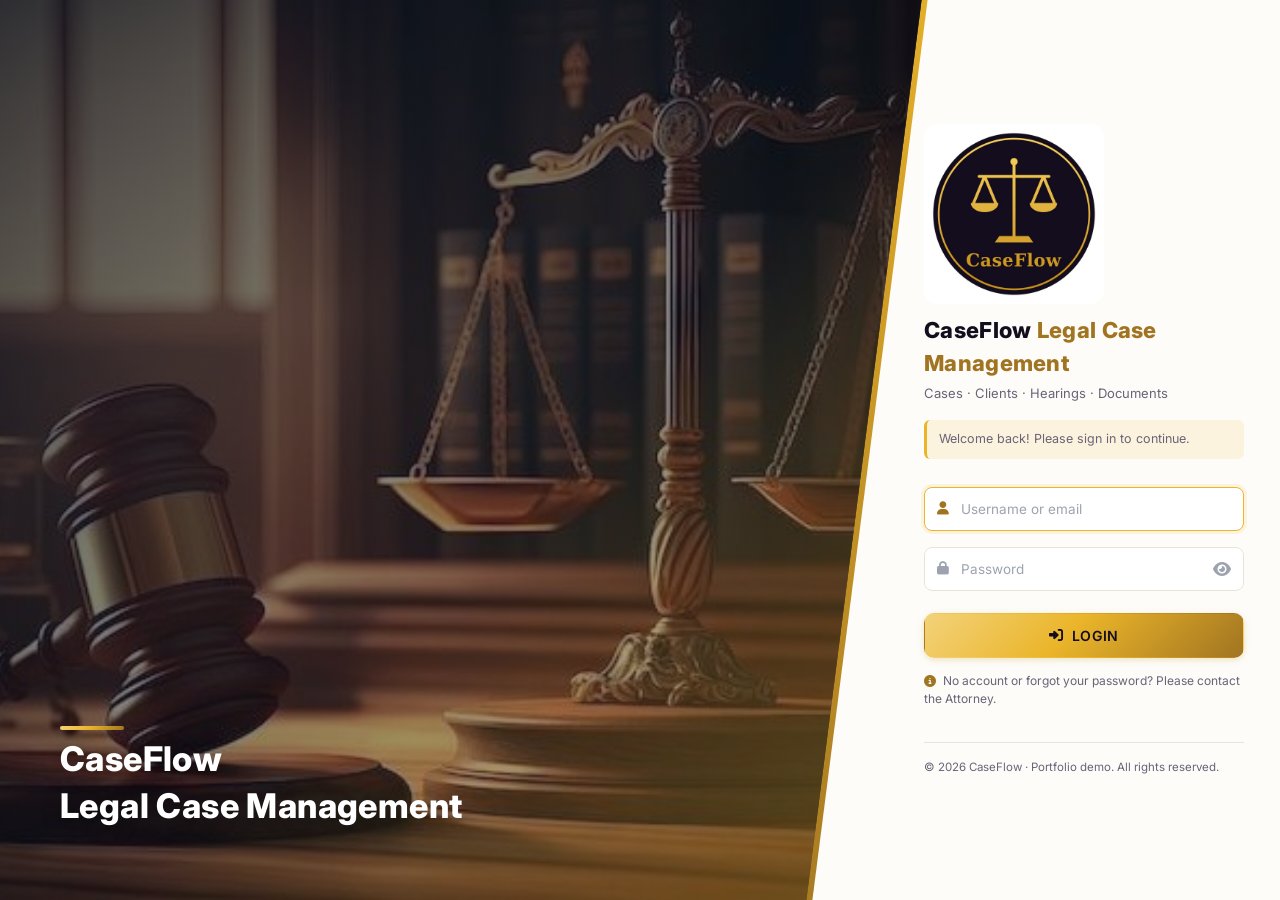
<file: index.html>
<!DOCTYPE html>
<html lang="en">
<head>
<meta charset="UTF-8">
<meta name="viewport" content="width=device-width, initial-scale=1.0">
<title>Login | CaseFlow</title>

<!-- Font Awesome -->
<link rel="stylesheet" href="https://cdnjs.cloudflare.com/ajax/libs/font-awesome/6.5.1/css/all.min.css">

<!-- Styles -->
<link rel="stylesheet" href="CSS/shared.css">
<link rel="stylesheet" href="CSS/index.css">
</head>
<body>

  <!-- ===================== BACKGROUND ===================== -->
  <div class="login-bg"></div>

  <!-- ===================== LOGIN CONTAINER ===================== -->
  <div class="login-wrapper">
    <div class="login-card glass">

      <div class="brand">
        <img src="IMG/logo.jpg" alt="CaseFlow" class="brand-icon" style="background:none;box-shadow:none;padding:0;object-fit:contain;display:block;width:180px;height:180px;margin-bottom:10px;">
        <h1>CaseFlow <span>Legal Case Management</span></h1>
        <p class="brand-sub">Cases · Clients · Hearings · Documents</p>
      </div>

      <form id="loginForm" class="login-form" autocomplete="off">
        <div class="input-group">
          <i class="fa-solid fa-user"></i>
          <input type="text" id="loginUsername" placeholder="Username or email" required>
        </div>

        <div class="input-group">
          <i class="fa-solid fa-lock"></i>
          <input type="password" id="loginPassword" placeholder="Password" required>
          <i class="fa-solid fa-eye toggle-password" id="toggleLoginPassword"></i>
        </div>

        <div id="loginError" class="form-error"></div>

        <button type="submit" class="btn-primary full-width">
          <i class="fa-solid fa-right-to-bracket"></i> LOGIN
        </button>

        <p style="margin-top:14px; font-size:12px; line-height:1.5; color:var(--color-gray-text);">
          <i class="fa-solid fa-circle-info" style="color:var(--color-gold-dark); margin-right:4px;"></i>
          No account or forgot your password? Please contact the Attorney.
        </p>
      </form>

    </div>

    <div class="login-footer">
      <p>&copy; <span id="currentYear"></span> CaseFlow · Portfolio demo. All rights reserved.</p>
    </div>
  </div>

  <!-- ===================== SCRIPTS ===================== -->
  <script src="JS/storage.js"></script>
  <script src="JS/demo-data.js"></script>
  <script src="JS/auth.js"></script>
  <script src="JS/modal.js"></script>
  <script src="JS/index.js"></script>
</body>
</html>
</file>
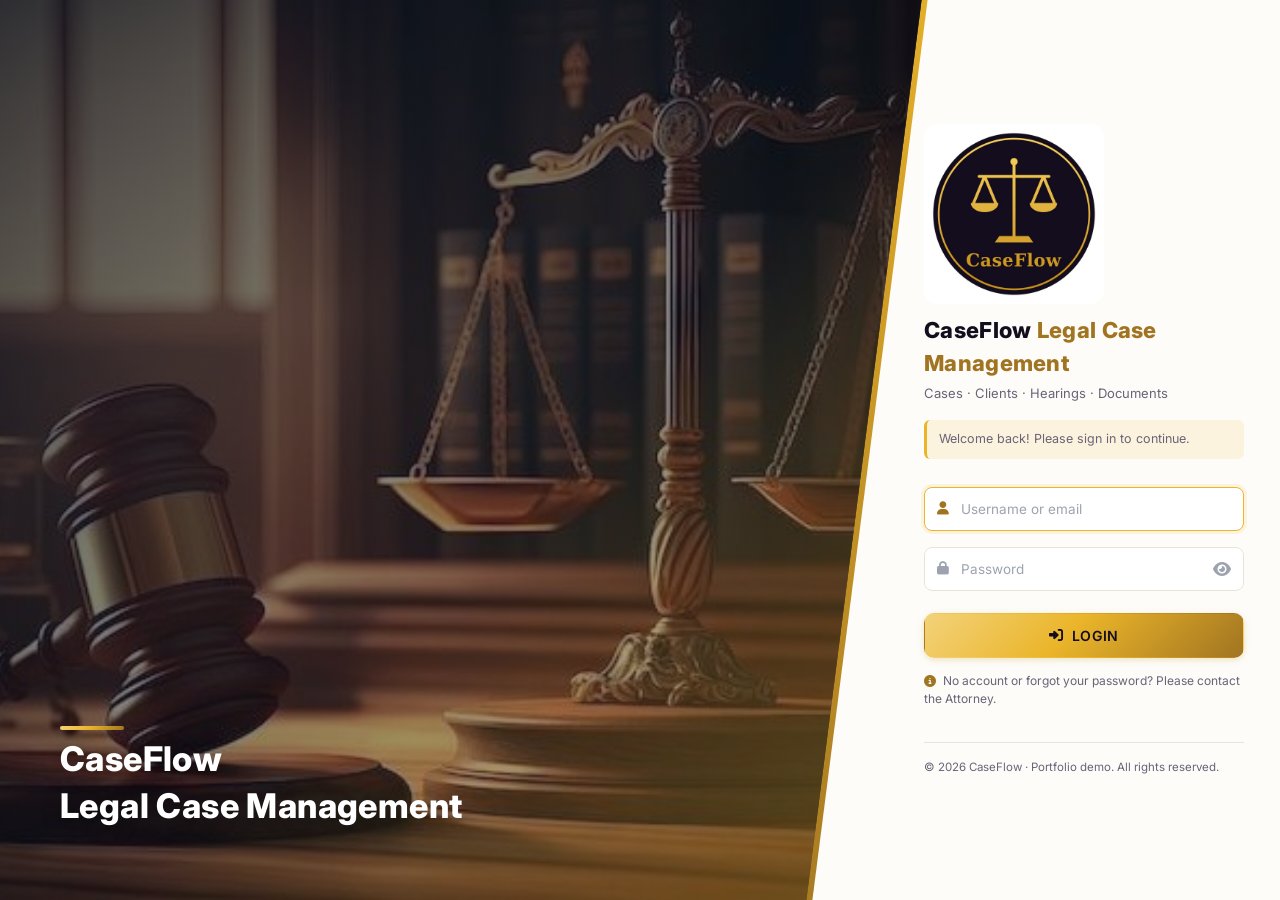
<file: analytics.html>
<!DOCTYPE html>
<html lang="en">
<head>
<meta charset="UTF-8">
<meta name="viewport" content="width=device-width, initial-scale=1.0">
<title>Analytics | CaseFlow</title>

<link rel="stylesheet" href="https://cdnjs.cloudflare.com/ajax/libs/font-awesome/6.5.1/css/all.min.css">

<link rel="stylesheet" href="CSS/shared.css">
<link rel="stylesheet" href="CSS/layout.css">
<link rel="stylesheet" href="CSS/analytics.css">
</head>
<body>

  <div class="app-shell">

    <div id="sidebarMount"></div>
    <header id="topnavMount"></header>

    <main class="main-content">

      <div class="page-heading">
        <div>
          <h1><i class="fa-solid fa-chart-pie"></i> Analytics</h1>
          <p>A snapshot of everything happening across the firm.</p>
        </div>
        <!-- Period filter, Export CSV and Print buttons are added here by analytics.js -->
      </div>

      <!-- ===================== ANALYTICS (rendered by analytics.js) ===================== -->
      <div id="analyticsRoot">
        <div class="an-empty"><i class="fa-solid fa-spinner fa-spin"></i><span>Loading analytics...</span></div>
      </div>

    </main>
  </div>

  <!-- ===================== SCRIPTS ===================== -->
  <script src="JS/storage.js"></script>
  <script src="JS/demo-data.js"></script>
  <script src="JS/auth.js"></script>
  <script src="JS/modal.js"></script>
  <script src="JS/navigation.js"></script>
  <script src="JS/ai-assistant.js"></script>
  <script src="JS/doc-intelligence.js"></script>
  <script src="JS/case-intelligence.js"></script>
  <script src="JS/account.js"></script>
  <script src="JS/analytics.js"></script>
</body>
</html>
</file>
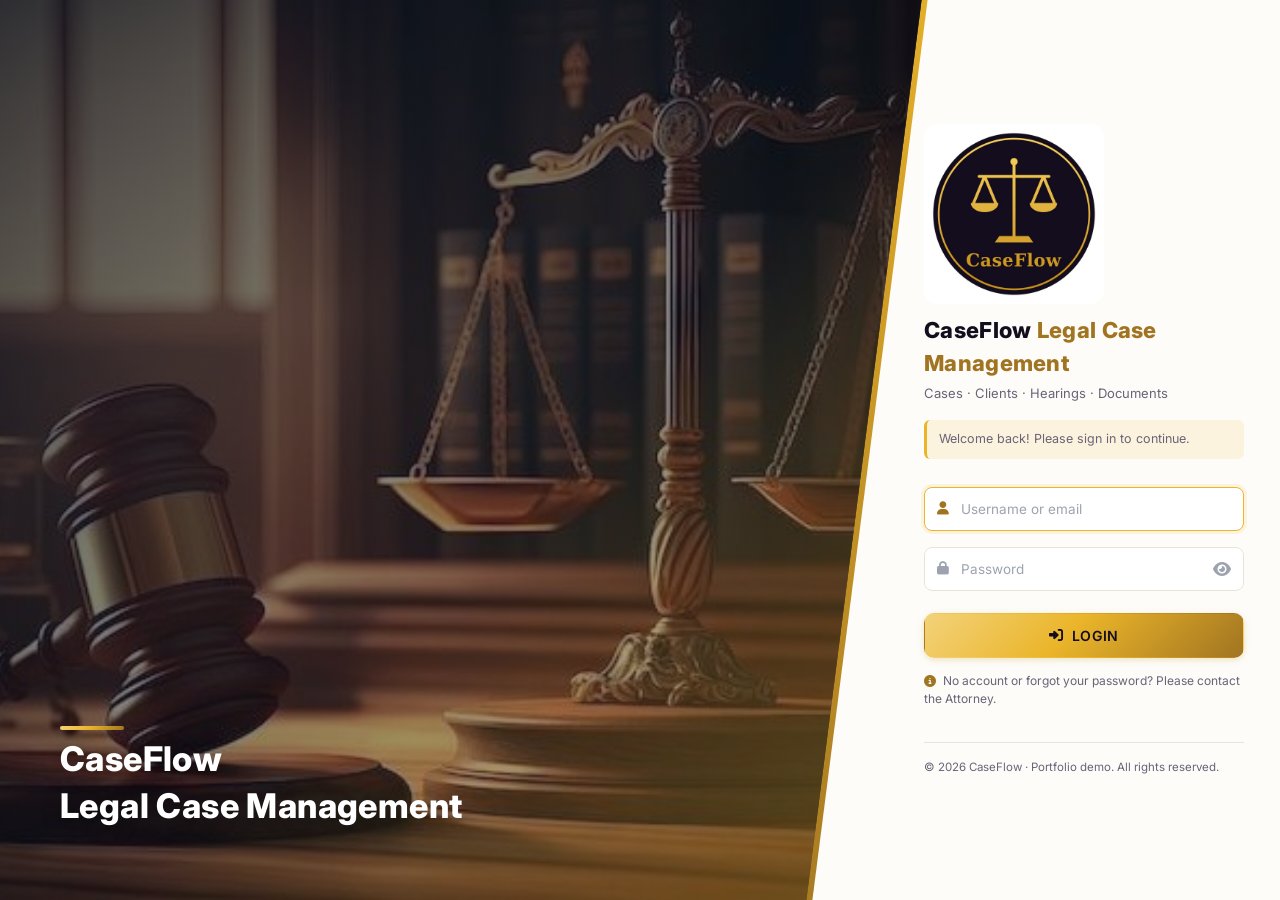
<file: calendar.html>
<!DOCTYPE html>
<html lang="en">
<head>
<meta charset="UTF-8">
<meta name="viewport" content="width=device-width, initial-scale=1.0">
<title>Calendar | CaseFlow</title>

<link rel="stylesheet" href="https://cdnjs.cloudflare.com/ajax/libs/font-awesome/6.5.1/css/all.min.css">

<link rel="stylesheet" href="CSS/shared.css">
<link rel="stylesheet" href="CSS/layout.css">
<link rel="stylesheet" href="CSS/calendar.css">
</head>
<body>

  <div class="app-shell">

    <div id="sidebarMount"></div>
    <header id="topnavMount"></header>

    <main class="main-content">

      <div class="page-heading">
        <div>
          <h1><i class="fa-solid fa-calendar-days"></i> Calendar</h1>
          <p>Case hearings and custom notes in one place.</p>
        </div>
        <button class="btn-primary" id="addNoteBtn">
          <i class="fa-solid fa-note-sticky"></i> Add Note
        </button>
      </div>

      <!-- ===================== CALENDAR TOOLBAR ===================== -->
      <div class="calendar-toolbar">
        <div class="calendar-nav-controls">
          <button class="btn-icon" id="prevMonthBtn" title="Previous month"><i class="fa-solid fa-chevron-left"></i></button>
          <h2 id="calendarMonthLabel">Month Year</h2>
          <button class="btn-icon" id="nextMonthBtn" title="Next month"><i class="fa-solid fa-chevron-right"></i></button>
        </div>
        <button class="btn-outline" id="todayBtn"><i class="fa-solid fa-calendar-day"></i> Today</button>
      </div>

      <!-- ===================== LEGEND ===================== -->
      <div class="calendar-legend">
        <div class="calendar-legend-item">
          <span class="legend-dot legend-hearing"></span> Hearing
        </div>
        <div class="calendar-legend-item">
          <span class="legend-dot legend-note"></span> Note
        </div>
      </div>

      <!-- ===================== CALENDAR GRID ===================== -->
      <div class="calendar-wrapper">
        <div class="calendar-weekdays">
          <div>Sunday</div>
          <div>Monday</div>
          <div>Tuesday</div>
          <div>Wednesday</div>
          <div>Thursday</div>
          <div>Friday</div>
          <div>Saturday</div>
        </div>
        <div class="calendar-grid" id="calendarGrid">
          <!-- Day cells injected by calendar.js -->
        </div>
      </div>

    </main>
  </div>

  <!-- ===================== DAY EVENTS LIST MODAL (hearings + notes for one day) ===================== -->
  <div class="modal-overlay" id="dayHearingsModalOverlay">
    <div class="modal-box glass">
      <div class="modal-header">
        <h2><i class="fa-solid fa-calendar-day"></i> Events — <span id="dayHearingsDateLabel"></span></h2>
        <button class="modal-close" id="closeDayHearingsModal">&times;</button>
      </div>
      <div class="modal-body" id="dayHearingsList">
        <!-- List injected by calendar.js -->
      </div>
    </div>
  </div>

  <!-- ===================== HEARING DETAIL MODAL ===================== -->
  <div class="modal-overlay" id="hearingDetailModalOverlay">
    <div class="modal-box modal-lg glass">
      <div class="modal-header">
        <h2><i class="fa-solid fa-gavel"></i> Hearing Details</h2>
        <button class="modal-close" id="closeHearingDetailModal">&times;</button>
      </div>

      <div class="modal-body">
        <input type="hidden" id="hearingDetailCaseId">
        <input type="hidden" id="hearingDetailHearingId">

        <div class="hearing-detail-grid" id="hearingDetailGrid">
          <!-- Content injected by calendar.js / hearings.js -->
        </div>

        <button class="btn-primary full-width" id="addNextHearingBtn" style="margin-top:20px;">
          <i class="fa-solid fa-plus"></i> Add Next Hearing
        </button>
      </div>
    </div>
  </div>

  <!-- ===================== ADD NEXT HEARING MODAL ===================== -->
  <div class="modal-overlay" id="addHearingModalOverlay">
    <div class="modal-box glass">
      <div class="modal-header">
        <h2><i class="fa-solid fa-calendar-plus"></i> Add Next Hearing</h2>
        <button class="modal-close" id="closeAddHearingModal">&times;</button>
      </div>

      <div class="modal-body">
        <form id="addHearingForm" autocomplete="off">
          <input type="hidden" id="newHearingCaseId">

          <label class="field-label">Hearing Date</label>
          <div class="input-group">
            <i class="fa-solid fa-calendar-days"></i>
            <input type="date" id="newHearingDate" required>
          </div>

          <label class="field-label">Hearing Name</label>
          <div class="input-group">
            <i class="fa-solid fa-heading"></i>
            <input type="text" id="newHearingName" placeholder="e.g. Pre-Trial Conference" required>
          </div>

          <label class="field-label">Notes</label>
          <div class="input-group">
            <i class="fa-solid fa-align-left"></i>
            <textarea id="newHearingNotes" placeholder="Optional notes..."></textarea>
          </div>

          <div id="addHearingError" class="form-error"></div>

          <button type="submit" class="btn-primary full-width">
            <i class="fa-solid fa-floppy-disk"></i> Save Hearing
          </button>
        </form>
      </div>
    </div>
  </div>

  <!-- ===================== ADD / EDIT NOTE MODAL (NEW) ===================== -->
  <div class="modal-overlay" id="noteEditorModalOverlay">
    <div class="modal-box glass">
      <div class="modal-header">
        <h2 id="noteEditorTitle"><i class="fa-solid fa-note-sticky"></i> Add Note</h2>
        <button class="modal-close" id="closeNoteEditorModal">&times;</button>
      </div>

      <div class="modal-body">
        <form id="noteEditorForm" autocomplete="off">
          <input type="hidden" id="noteId">

          <label class="field-label">Date</label>
          <div class="input-group">
            <i class="fa-solid fa-calendar-days"></i>
            <input type="date" id="noteDate" required>
          </div>

          <label class="field-label">Title</label>
          <div class="input-group">
            <i class="fa-solid fa-heading"></i>
            <input type="text" id="noteTitle" placeholder="e.g. Employee One - OUT" required>
          </div>

          <label class="field-label">Description</label>
          <div class="input-group">
            <i class="fa-solid fa-align-left"></i>
            <textarea id="noteDescription" placeholder="Optional details..."></textarea>
          </div>

          <label class="field-label">Image Attachment (optional)</label>
          <div class="input-group">
            <i class="fa-solid fa-image"></i>
            <input type="file" id="noteImageInput" accept="image/*">
          </div>

          <div id="noteImgPreviewWrap" style="display:none; margin-bottom:14px;">
            <img id="noteImgPreview" style="max-width:100%; border-radius:8px;">
            <button type="button" class="btn-outline" id="removeNoteImageBtn" style="margin-top:8px;">
              <i class="fa-solid fa-trash"></i> Remove Image
            </button>
          </div>

          <div id="noteEditorError" class="form-error"></div>

          <button type="submit" class="btn-primary full-width">
            <i class="fa-solid fa-floppy-disk"></i> Save Note
          </button>
        </form>
      </div>
    </div>
  </div>

  <!-- ===================== NOTE DETAIL MODAL (NEW, view/edit/delete) ===================== -->
  <div class="modal-overlay" id="noteDetailModalOverlay">
    <div class="modal-box glass">
      <div class="modal-header">
        <h2><i class="fa-solid fa-note-sticky"></i> <span id="noteDetailTitle"></span></h2>
        <button class="modal-close" id="closeNoteDetailModal">&times;</button>
      </div>

      <div class="modal-body">
        <p class="text-muted" id="noteDetailDate" style="font-size:12px; margin-bottom:14px;"></p>
        <p id="noteDetailDescription" style="font-size:13.5px; line-height:1.6; color:#444; margin-bottom:14px;"></p>
        <div id="noteDetailImageWrap" style="display:none; margin-bottom:14px;">
          <img id="noteDetailImage" style="max-width:100%; border-radius:8px; box-shadow: var(--shadow-soft);">
        </div>
        <p class="text-muted" id="noteDetailMeta" style="font-size:11.5px; margin-bottom:18px;"></p>

        <div class="task-status-actions" id="noteDetailActions">
          <button class="btn-outline" id="editNoteBtn"><i class="fa-solid fa-pen"></i> Edit</button>
          <button class="btn-danger" id="deleteNoteBtn"><i class="fa-solid fa-trash"></i> Delete</button>
        </div>
      </div>
    </div>
  </div>

  <!-- ===================== SCRIPTS ===================== -->
  <script src="JS/storage.js"></script>
  <script src="JS/demo-data.js"></script>
  <script src="JS/auth.js"></script>
  <script src="JS/modal.js"></script>
  <script src="JS/navigation.js"></script>
  <script src="JS/ai-assistant.js"></script>
  <script src="JS/doc-intelligence.js"></script>
  <script src="JS/case-intelligence.js"></script>
  <script src="JS/account.js"></script>
  <script src="JS/bulk-sellect.js"></script>
  <script src="JS/hearings.js"></script>
  <script src="JS/calendar.js"></script>
</body>
</html>
</file>
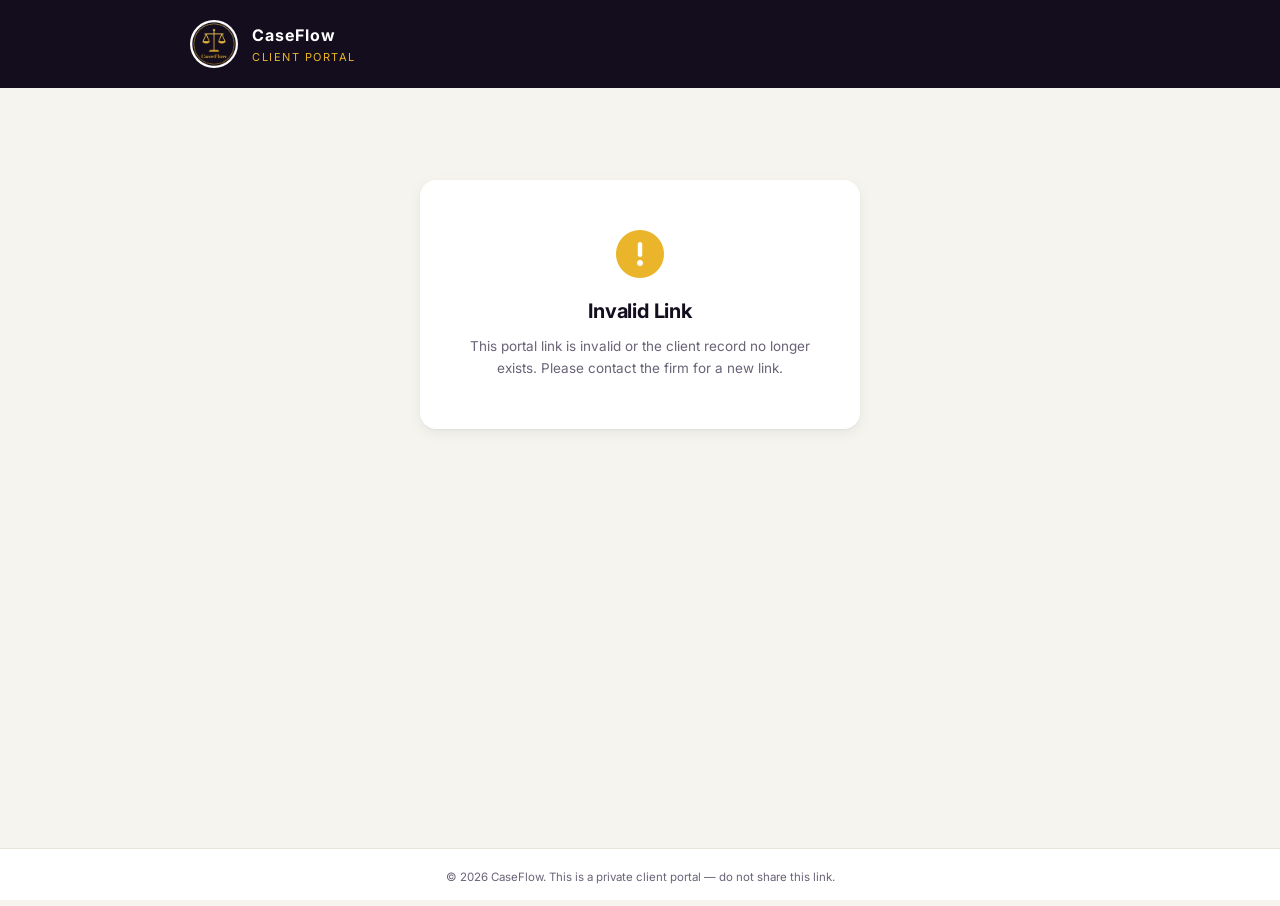
<file: client-view.html>
<!DOCTYPE html>
<html lang="en">
<head>
<meta charset="UTF-8">
<meta name="viewport" content="width=device-width, initial-scale=1.0">
<title>Client Portal | CaseFlow</title>

<link rel="stylesheet" href="https://cdnjs.cloudflare.com/ajax/libs/font-awesome/6.5.1/css/all.min.css">

<link rel="stylesheet" href="CSS/shared.css">
<link rel="stylesheet" href="CSS/client-view.css">
</head>
<body>

  <!-- ===================== PORTAL HEADER (always visible) ===================== -->
  <header class="portal-header">
    <div class="portal-header-brand">
      <img src="IMG/logo.jpg" alt="CaseFlow" class="sidebar-logo" style="background:none;box-shadow:none;padding:0;object-fit:contain;display:block;width:48px;height:48px;border-radius:50%;flex-shrink:0;">
      <div>
        <h1>CaseFlow</h1>
        <p>Client Portal</p>
      </div>
    </div>
  </header>

  <main class="portal-main">

    <!-- ===================== STATE: INVALID / MISSING TOKEN ===================== -->
    <div class="portal-state-screen" id="stateInvalid" style="display:none;">
      <i class="fa-solid fa-circle-exclamation"></i>
      <h2>Invalid Link</h2>
      <p>This portal link is invalid or the client record no longer exists. Please contact the firm for a new link.</p>
    </div>

    <!-- ===================== STATE: LOCKED ===================== -->
    <div class="portal-state-screen" id="stateLocked" style="display:none;">
      <i class="fa-solid fa-lock"></i>
      <h2>Portal Locked</h2>
      <p>This client portal is currently locked by the firm. Please contact your attorney or the firm directly for access.</p>
    </div>

    <!-- ===================== STATE: EXPIRED ===================== -->
    <div class="portal-state-screen" id="stateExpired" style="display:none;">
      <i class="fa-solid fa-hourglass-end"></i>
      <h2>Access Expired</h2>
      <p>This portal link's access window has ended. Please request a new link from the firm.</p>
    </div>

    <!-- ===================== STATE: CODE REQUIRED ===================== -->
    <div class="portal-state-screen portal-code-screen" id="stateCodeRequired" style="display:none;">
      <i class="fa-solid fa-shield-halved"></i>
      <h2>Enter Access Code</h2>
      <p>Please enter the 6-digit access code provided by the firm.</p>

      <form id="portalCodeForm" autocomplete="off">
        <div class="input-group portal-code-input-group">
          <i class="fa-solid fa-key"></i>
          <input type="text" id="portalCodeInput" placeholder="6-digit code" maxlength="6" inputmode="numeric" required>
        </div>
        <div id="portalCodeError" class="form-error"></div>
        <button type="submit" class="btn-primary full-width">
          <i class="fa-solid fa-unlock"></i> Unlock Portal
        </button>
      </form>
    </div>

    <!-- ===================== STATE: LOADED PORTAL CONTENT ===================== -->
    <div class="portal-content" id="portalContent" style="display:none;">

      <!-- ---------- CLIENT SUMMARY ---------- -->
      <section class="portal-client-summary">
        <div class="portal-client-avatar" id="portalClientAvatar"></div>
        <div>
          <h2 id="portalClientName"></h2>
          <p id="portalClientMeta" class="text-muted"></p>
        </div>
      </section>

      <section class="portal-contact-info">
        <div class="portal-contact-item">
          <i class="fa-solid fa-phone"></i>
          <span id="portalClientContact">—</span>
        </div>
        <div class="portal-contact-item">
          <i class="fa-solid fa-envelope"></i>
          <span id="portalClientEmail">—</span>
        </div>
        <div class="portal-contact-item">
          <i class="fa-solid fa-location-dot"></i>
          <span id="portalClientAddress">—</span>
        </div>
      </section>

      <div id="portalCaseInfoSection" class="portal-case-info-section" style="display:none;">
        <h3><i class="fa-solid fa-gavel"></i> Case Background</h3>
        <p id="portalCaseInfoText"></p>
      </div>

      <!-- ---------- CASES LIST ---------- -->
      <h3 class="portal-section-heading"><i class="fa-solid fa-folder-open"></i> Your Cases</h3>
      <div id="portalCasesList">
        <!-- Injected by client-view.js: one block per case, each with
             its own hearings / documents / progress sub-sections -->
      </div>

    </div>

  </main>

  <footer class="portal-footer">
    <p>&copy; <span id="portalCurrentYear"></span> CaseFlow. This is a private client portal — do not share this link.</p>
  </footer>

  <!-- ===================== DOCUMENT VIEW MODAL (read-only, case docs) ===================== -->
  <div class="modal-overlay" id="portalDocViewModalOverlay">
    <div class="modal-box modal-lg glass">
      <div class="modal-header">
        <h2><i class="fa-solid fa-eye"></i> <span id="portalDocViewName"></span></h2>
        <button class="modal-close" id="closePortalDocViewModal">&times;</button>
      </div>
      <div class="modal-body" id="portalDocViewBody" style="text-align:center;">
        <!-- Injected by client-view.js -->
      </div>
    </div>
  </div>

  <!-- ===================== SCRIPTS ===================== -->
  <script src="JS/storage.js"></script>
  <script src="JS/demo-data.js"></script>
  <script src="JS/modal.js"></script>
  <script src="JS/doc-intelligence.js"></script>
  <script src="JS/case-intelligence.js"></script>
  <script src="JS/client-view.js"></script>
</body>
</html>
</file>
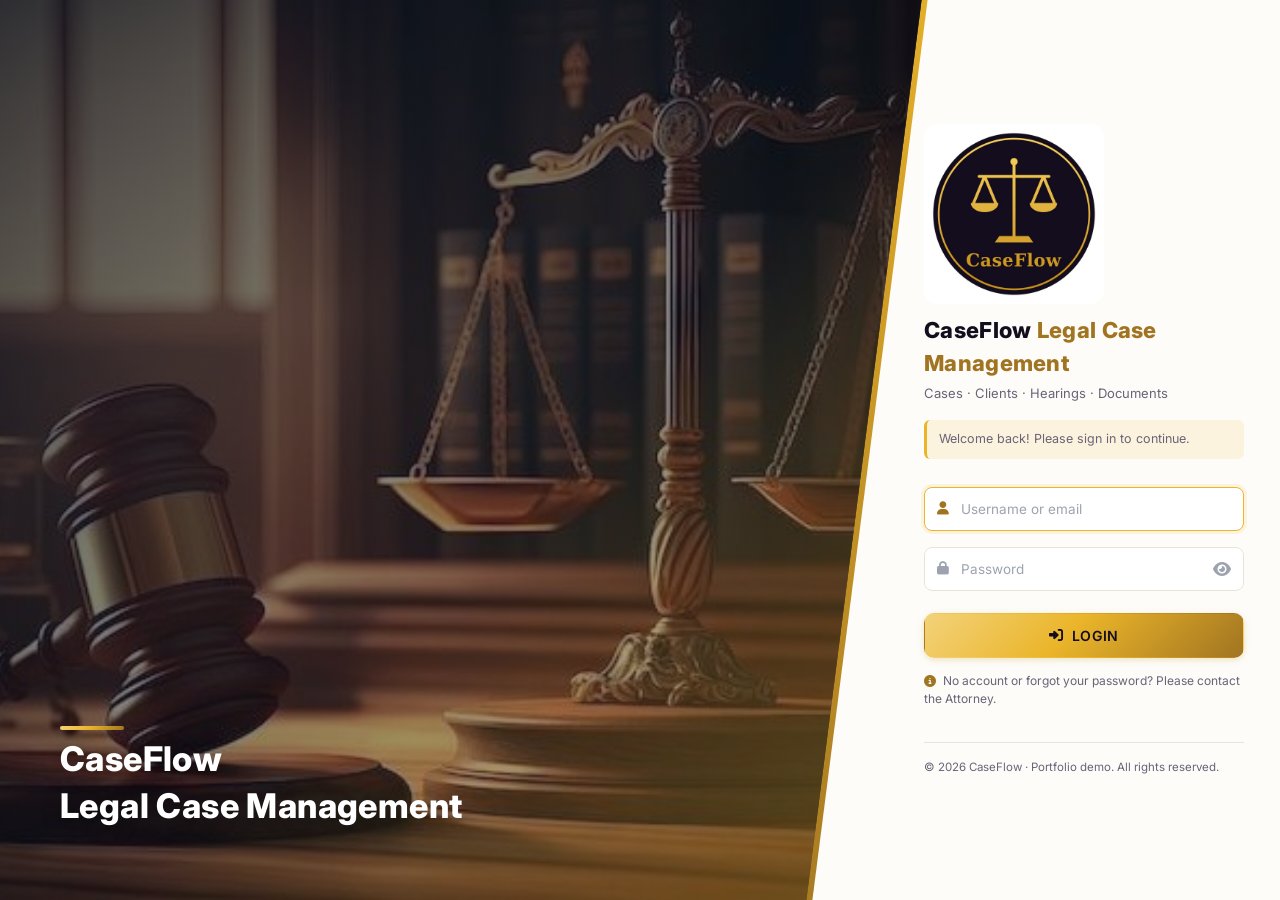
<file: control-panel.html>
<!DOCTYPE html>
<html lang="en">
<head>
<meta charset="UTF-8">
<meta name="viewport" content="width=device-width, initial-scale=1.0">
<title>Control Panel | CaseFlow</title>

<link rel="stylesheet" href="https://cdnjs.cloudflare.com/ajax/libs/font-awesome/6.5.1/css/all.min.css">

<link rel="stylesheet" href="CSS/shared.css">
<link rel="stylesheet" href="CSS/layout.css">
<link rel="stylesheet" href="CSS/control-panel.css">
</head>
<body>

  <div class="app-shell">

    <div id="sidebarMount"></div>
    <header id="topnavMount"></header>

    <main class="main-content">

      <div class="page-heading">
        <div>
          <h1><i class="fa-solid fa-user-shield"></i> Control Panel</h1>
          <p>Create and manage every account — info, passwords, roles, access and activity. Attorney only.</p>
        </div>
        <!-- "Add Account" button is added here by account-manager.js -->
      </div>

      <!-- ===================== PENDING ACCOUNT APPROVALS ===================== -->
      <div class="cp-pending-panel" id="cpPendingPanel" style="display:none;">
        <div class="cp-pending-header">
          <h3><i class="fa-solid fa-user-clock"></i> Pending Account Approvals</h3>
          <span class="cp-pending-count-badge" id="cpPendingCountBadge">0</span>
        </div>
        <div class="cp-pending-list" id="cpPendingList">
          <!-- Injected by control-panel.js -->
        </div>
      </div>

      <!-- ===================== CONTROL PANEL SHELL (account list + detail) ===================== -->
      <div class="cp-shell">

        <!-- ---------- ACCOUNT LIST PANEL ---------- -->
        <aside class="cp-account-list">
          <div class="cp-account-list-search">
            <div class="search-box">
              <i class="fa-solid fa-magnifying-glass"></i>
              <input type="text" id="cpAccountSearchInput" placeholder="Search accounts...">
            </div>
          </div>
          <div class="cp-account-items" id="cpAccountItems">
            <!-- Injected by control-panel.js — each row also shows Online/last-seen dot -->
          </div>
        </aside>

        <!-- ---------- ACCOUNT DETAIL PANEL ---------- -->
        <section class="cp-detail-panel">

          <div class="cp-empty-state" id="cpEmptyState">
            <i class="fa-solid fa-user-shield"></i>
            <p>Select an account from the list to manage it, or click <b>Add Account</b> to create a new one.</p>
          </div>

          <div class="cp-detail-content" id="cpDetailContent" style="display:none;">

            <!-- ---------- PROFILE BOX ---------- -->
            <div class="cp-profile-box">
              <div class="cp-profile-avatar-wrap">
                <div class="cp-profile-avatar" id="cpProfileAvatar"></div>
                <span class="cp-online-dot" id="cpOnlineDot" title="Online"></span>
              </div>
              <div class="cp-profile-info">
                <h2 id="cpProfileName"></h2>
                <p id="cpProfileUsername" class="text-muted"></p>
                <div class="cp-profile-tags">
                  <span class="badge" id="cpProfileRoleBadge"></span>
                  <span class="badge" id="cpProfileStatusBadge"></span>
                </div>
                <p class="cp-online-label" id="cpOnlineLabel"></p>
              </div>
              <div class="cp-profile-actions">
                <!-- "Edit Info" + "Reset Password" are added here by account-manager.js -->
                <button class="btn-outline" id="cpLockToggleBtn"><i class="fa-solid fa-lock"></i> Lock Account</button>
                <button class="btn-danger" id="cpDeleteAccountBtn"><i class="fa-solid fa-trash"></i> Delete Account</button>
              </div>
            </div>

            <div class="cp-profile-meta-row">
              <div class="cp-meta-item">
                <label>Email</label>
                <p id="cpProfileEmail"></p>
              </div>
              <div class="cp-meta-item">
                <label>Date Joined</label>
                <p id="cpProfileJoined"></p>
              </div>
            </div>

            <!-- ---------- ROLE SWITCHER ---------- -->
            <div class="cp-role-switch-box" id="cpRoleSwitchBox">
              <label class="field-label"><i class="fa-solid fa-user-gear"></i> Change Role</label>
              <div class="cp-role-switch-row">
                <div class="input-group">
                  <i class="fa-solid fa-user-tag"></i>
                  <select id="cpRoleSelect">
                    <option value="head">Head</option>
                    <option value="it">IT Staff</option>
                    <option value="employee">Employee / Paralegal</option>
                  </select>
                </div>
                <button class="btn-primary" id="cpSaveRoleBtn"><i class="fa-solid fa-check"></i> Update Role</button>
              </div>
              <p class="text-muted" style="font-size:11.5px; margin-top:8px;">
                <i class="fa-solid fa-circle-info"></i> Attorney accounts cannot be changed to or from this account.
              </p>
            </div>

            <!-- ---------- TABS: Access Control / Activity Log ---------- -->
            <div class="cp-tabs">
              <button class="cp-tab-btn active" data-cp-tab="access"><i class="fa-solid fa-sliders"></i> Access Control</button>
              <button class="cp-tab-btn" data-cp-tab="activity"><i class="fa-solid fa-clock-rotate-left"></i> Activity Log</button>
            </div>

            <!-- ---------- ACCESS CONTROL TAB ---------- -->
            <div class="cp-tab-panel" id="cpTabAccess">
              <p class="text-muted" style="font-size:12.5px; margin-bottom:14px;">
                Choose exactly which pages this account can see and open. Unchecked pages are completely hidden from their sidebar and top navigation.
              </p>
              <div class="cp-access-checklist" id="cpAccessChecklist">
                <!-- Injected by control-panel.js -->
              </div>
              <div class="cp-access-actions">
                <button class="btn-outline" id="cpResetAccessBtn"><i class="fa-solid fa-rotate-left"></i> Reset to Default (All Pages)</button>
                <button class="btn-primary" id="cpSaveAccessBtn"><i class="fa-solid fa-floppy-disk"></i> Save Access Settings</button>
              </div>
            </div>

            <!-- ---------- ACTIVITY LOG TAB ---------- -->
            <div class="cp-tab-panel" id="cpTabActivity" style="display:none;">
              <div class="cp-activity-list" id="cpActivityList">
                <!-- Injected by control-panel.js -->
              </div>
            </div>

          </div>

        </section>

      </div>

    </main>
  </div>

  <!-- ===================== VIEW PENDING ACCOUNT MODAL ===================== -->
  <div class="modal-overlay" id="cpViewPendingModalOverlay">
    <div class="modal-box glass">
      <div class="modal-header">
        <h2><i class="fa-solid fa-user-clock"></i> Pending Account Details</h2>
        <button class="modal-close" id="cpCloseViewPendingModal">&times;</button>
      </div>

      <div class="modal-body">
        <div class="cp-view-pending-header">
          <div class="cp-view-pending-avatar" id="cpViewPendingAvatar"></div>
          <div>
            <h3 id="cpViewPendingName"></h3>
            <p class="text-muted" id="cpViewPendingUsername"></p>
          </div>
        </div>

        <div class="cp-view-pending-fields">
          <div class="cp-meta-item">
            <label>Email</label>
            <p id="cpViewPendingEmail"></p>
          </div>
          <div class="cp-meta-item">
            <label>Requested Role</label>
            <p id="cpViewPendingRole"></p>
          </div>
          <div class="cp-meta-item">
            <label>Registered</label>
            <p id="cpViewPendingRegistered"></p>
          </div>
        </div>

        <input type="hidden" id="cpViewPendingUserId">

        <div class="cp-pending-actions" style="margin-top:20px;">
          <button class="btn-outline" id="cpViewPendingRejectBtn"><i class="fa-solid fa-xmark"></i> Reject</button>
          <button class="btn-primary" id="cpViewPendingApproveBtn"><i class="fa-solid fa-check"></i> Approve</button>
        </div>
      </div>
    </div>
  </div>

  <!-- ===================== SCRIPTS ===================== -->
  <script src="JS/storage.js"></script>
  <script src="JS/demo-data.js"></script>
  <script src="JS/auth.js"></script>
  <script src="JS/modal.js"></script>
  <script src="JS/navigation.js"></script>
  <script src="JS/ai-assistant.js"></script>
  <script src="JS/doc-intelligence.js"></script>
  <script src="JS/case-intelligence.js"></script>
  <script src="JS/control-panel.js"></script>
  <script src="JS/cp-avatars.js"></script>
  <script src="JS/bulk-sellect.js"></script>
   <script src="JS/trash-bin.js"></script>
  <script src="JS/account-manager.js"></script>
  <script src="JS/account.js"></script>
</body>
</html>
</file>
<file: CSS/shared.css>
/* ============================================================
   CASEFLOW — SHARED / GLOBAL STYLES  (V3 · Clean Admin · Gold)
   White base · Gold primary · Colorful stat tiles.
   Variable NAMES kept from V1 (--color-gold = primary gold,
   --color-black = dark slate text) so every page CSS + JS works.
   Includes AI Document Intelligence + AI Case Summary styles.
   ============================================================ */

@import url('https://fonts.googleapis.com/css2?family=Inter:wght@400;500;600;700;800&display=swap');

/* ---------- CSS VARIABLES ---------- */
:root {
  /* core (legacy names kept) — ALF v3 palette */
  --color-black: #130D1D;          /* main text — midnight */
  --color-black-soft: #2A2233;
  --color-gold: #EAB52A;           /* PRIMARY — gold */
  --color-gold-light: #F3D27A;     /* lighter gold (from #EAB52A) */
  --color-gold-dark: #A17421;      /* bronze */
  --color-white: #FFFFFF;
  --color-gray-bg: #F6F4EF;
  --color-gray-border: #E8E4DA;
  --color-gray-text: #6A6377;      /* muted midnight */
  --color-danger: #D9534F;
  --color-danger-dark: #B73A36;
  --color-success: #3E8E4F;
  --color-warning: #D98E04;
  --color-info: #B6A57B;           /* khaki */

  /* V3 extras */
  --on-accent: #130D1D;            /* text on gold */
  --primary-soft: rgba(234, 181, 42, 0.13);
  --primary-soft-2: rgba(234, 181, 42, 0.24);
  --page-bg: #FAF9F6;
  --card-bg: #FFFFFF;
  --text-soft: #3E3648;
  --row-hover: #FDF6E3;

  --gradient-accent: linear-gradient(135deg, #F3D27A 0%, #EAB52A 45%, #A17421 100%);

  /* stat tiles — palette colors only */
  --tile-orange: linear-gradient(135deg, #F1C24A, #EAB52A 50%, #C9931A);   /* tile 1: gold */
  --tile-purple: linear-gradient(135deg, #B8872E, #A17421 55%, #7F5A17);   /* tile 2: bronze */
  --tile-green:  linear-gradient(135deg, #C7B78D, #B6A57B 55%, #97865C);   /* tile 3: khaki */
  --tile-gold:   linear-gradient(135deg, #2E2440, #130D1D 60%, #0A0610);   /* tile 4: midnight */

  --shadow-soft: 0 1px 2px rgba(19, 13, 29, 0.05), 0 4px 14px rgba(19, 13, 29, 0.06);
  --shadow-medium: 0 12px 32px rgba(19, 13, 29, 0.16);
  --shadow-gold: 0 4px 14px rgba(234, 181, 42, 0.38);

  --radius-sm: 8px;
  --radius-md: 12px;
  --radius-lg: 16px;

  --transition-fast: 0.15s ease;
  --transition-medium: 0.3s ease;
}
/* ---------- RESET ---------- */
* {
  margin: 0;
  padding: 0;
  box-sizing: border-box;
}

html, body {
  height: 100%;
  overflow-x: hidden;
}

body {
  font-family: 'Inter', 'Segoe UI', 'Helvetica Neue', Arial, sans-serif;
  background: var(--page-bg);
  color: var(--color-black);
  line-height: 1.5;
  -webkit-font-smoothing: antialiased;
}

a {
  text-decoration: none;
  color: var(--color-gold-dark);
  transition: color var(--transition-fast);
}
a:hover {
  color: var(--color-gold);
}

ul {
  list-style: none;
}

img {
  max-width: 100%;
  display: block;
}

button {
  font-family: inherit;
  cursor: pointer;
  border: none;
  outline: none;
}

input, select, textarea {
  font-family: inherit;
  outline: none;
}

::selection {
  background: var(--primary-soft-2);
}

/* ---------- TYPOGRAPHY ---------- */
h1, h2, h3, h4, h5 {
  font-weight: 700;
  color: var(--color-black);
  letter-spacing: -0.01em;
}

.text-gold { color: var(--color-gold-dark); }
.text-muted { color: var(--color-gray-text); }
.text-danger { color: var(--color-danger); }
.text-success { color: var(--color-success); }

/* ---------- "GLASS" = clean white card in V3 ---------- */
.glass {
  background: var(--card-bg);
  border: 1px solid var(--color-gray-border);
}

/* ---------- BUTTONS ---------- */
.btn-primary,
.btn-secondary,
.btn-danger,
.btn-outline {
  display: inline-flex;
  align-items: center;
  justify-content: center;
  gap: 8px;
  padding: 10px 18px;
  font-size: 13.5px;
  font-weight: 600;
  border-radius: var(--radius-sm);
  transition: all var(--transition-fast);
  white-space: nowrap;
  border: 1px solid transparent;
}

.btn-primary {
  background: var(--gradient-accent);
  color: var(--on-accent);
  box-shadow: 0 2px 6px rgba(201, 162, 39, 0.28);
}
.btn-primary:hover {
  filter: brightness(1.05);
  box-shadow: var(--shadow-gold);
  transform: translateY(-1px);
}
.btn-primary:disabled {
  opacity: 0.5;
  cursor: not-allowed;
  box-shadow: none;
  transform: none;
}

.btn-secondary {
  background: var(--color-black);
  color: var(--color-white);
}
.btn-secondary:hover {
  background: var(--color-black-soft);
}

.btn-danger {
  background: var(--color-danger);
  color: var(--color-white);
}
.btn-danger:hover {
  background: var(--color-danger-dark);
}

.btn-outline {
  background: var(--color-white);
  color: var(--color-black);
  border-color: var(--color-gray-border);
}
.btn-outline:hover {
  border-color: var(--color-gold);
  color: var(--color-gold-dark);
  background: var(--primary-soft);
}

.btn-icon {
  display: inline-flex;
  align-items: center;
  justify-content: center;
  width: 30px;
  height: 30px;
  border-radius: 7px;
  background: var(--primary-soft);
  color: var(--color-gold-dark);
  font-size: 12.5px;
  transition: all var(--transition-fast);
}
.btn-icon:hover {
  background: var(--color-gold);
  color: var(--on-accent);
}
.btn-icon.danger {
  background: rgba(239, 68, 68, 0.10);
  color: var(--color-danger);
}
.btn-icon.danger:hover {
  background: var(--color-danger);
  color: var(--color-white);
}

.full-width { width: 100%; }

/* ---------- INPUTS ---------- */
.input-group {
  position: relative;
  display: flex;
  align-items: center;
  margin-bottom: 16px;
  background: var(--color-white);
  border: 1px solid var(--color-gray-border);
  border-radius: var(--radius-sm);
  transition: border-color var(--transition-fast), box-shadow var(--transition-fast);
}
.input-group:focus-within {
  border-color: var(--color-gold);
  box-shadow: 0 0 0 3px var(--primary-soft);
}
.input-group i:first-child {
  padding: 0 12px;
  color: #9ca3af;
  font-size: 13.5px;
}
.input-group:focus-within i:first-child {
  color: var(--color-gold-dark);
}
.input-group input,
.input-group select,
.input-group textarea {
  flex: 1;
  border: none;
  background: transparent;
  padding: 11px 10px 11px 0;
  font-size: 13.5px;
  color: var(--color-black);
  width: 100%;
}
.input-group input::placeholder,
.input-group textarea::placeholder {
  color: #9ca3af;
}
.input-group textarea {
  padding: 11px 10px;
  resize: vertical;
  min-height: 80px;
}
.toggle-password {
  padding: 0 12px;
  cursor: pointer;
  color: #9ca3af;
}
.toggle-password:hover {
  color: var(--color-gold-dark);
}

.form-row {
  display: flex;
  gap: 12px;
}
.form-row .input-group {
  flex: 1;
}

label.field-label {
  display: block;
  font-size: 12.5px;
  font-weight: 600;
  color: var(--text-soft);
  margin-bottom: 6px;
}

.form-error {
  color: var(--color-danger);
  font-size: 13px;
  margin-bottom: 10px;
  min-height: 0;
  display: none;
}
.form-error.active {
  display: block;
}

.form-success {
  color: var(--color-success);
  font-size: 13px;
  margin-bottom: 10px;
  display: none;
}
.form-success.active {
  display: block;
}

.otp-section {
  margin: 10px 0 18px 0;
}
.otp-display {
  background: var(--primary-soft);
  border: 1px dashed var(--color-gold);
  border-radius: var(--radius-sm);
  padding: 10px 12px;
  font-size: 13px;
  margin-bottom: 14px;
  color: var(--color-black);
}

/* ---------- MODAL OVERLAY (GLOBAL) ---------- */
.modal-overlay {
  position: fixed;
  inset: 0;
  background: rgba(17, 24, 39, 0.45);
  backdrop-filter: blur(3px);
  -webkit-backdrop-filter: blur(3px);
  display: none;
  align-items: center;
  justify-content: center;
  z-index: 1000;
  padding: 20px;
  overflow-y: auto;
}
.modal-overlay.active {
  display: flex;
}

.modal-box {
  width: 100%;
  max-width: 520px;
  max-height: 90vh;
  background: var(--color-white);
  border-radius: var(--radius-lg);
  box-shadow: var(--shadow-medium);
  display: flex;
  flex-direction: column;
  overflow: hidden;
  animation: modalPop 0.2s ease;
}

.modal-box.modal-lg {
  max-width: 860px;
}
.modal-box.modal-xl {
  max-width: 1100px;
}

@keyframes modalPop {
  from { opacity: 0; transform: scale(0.97) translateY(8px); }
  to   { opacity: 1; transform: scale(1) translateY(0); }
}

.modal-header {
  display: flex;
  align-items: center;
  justify-content: space-between;
  padding: 18px 22px;
  border-bottom: 1px solid var(--color-gray-border);
  background: var(--color-white);
}
.modal-header h2 {
  font-size: 16.5px;
  display: flex;
  align-items: center;
  gap: 10px;
}
.modal-header h2 i {
  width: 32px;
  height: 32px;
  border-radius: 8px;
  background: var(--primary-soft);
  color: var(--color-gold-dark);
  display: inline-flex;
  align-items: center;
  justify-content: center;
  font-size: 14px;
}

.modal-close {
  background: var(--color-gray-bg);
  font-size: 20px;
  line-height: 1;
  color: var(--color-gray-text);
  width: 32px;
  height: 32px;
  border-radius: 8px;
  display: flex;
  align-items: center;
  justify-content: center;
  transition: all var(--transition-fast);
}
.modal-close:hover {
  background: rgba(239, 68, 68, 0.12);
  color: var(--color-danger);
}

.modal-body {
  padding: 22px;
  overflow-y: auto;
  background: var(--color-white);
}

.modal-footer {
  padding: 14px 22px;
  border-top: 1px solid var(--color-gray-border);
  display: flex;
  justify-content: flex-end;
  gap: 10px;
  background: #fcfbf8;
}

/* ---------- CONFIRM DELETE MODAL ---------- */
.confirm-box {
  max-width: 400px;
  text-align: center;
  padding: 30px 24px;
}
.confirm-box i.confirm-icon {
  width: 64px;
  height: 64px;
  border-radius: 50%;
  background: rgba(239, 68, 68, 0.10);
  color: var(--color-danger);
  font-size: 26px;
  display: inline-flex;
  align-items: center;
  justify-content: center;
  margin-bottom: 14px;
}
.confirm-box h3 {
  margin-bottom: 8px;
}
.confirm-box p {
  color: var(--color-gray-text);
  margin-bottom: 22px;
  font-size: 13.5px;
}
.confirm-actions {
  display: flex;
  gap: 10px;
  justify-content: center;
}

/* ---------- BADGES / STATUS PILLS ---------- */
.badge {
  display: inline-flex;
  align-items: center;
  gap: 6px;
  padding: 4px 10px;
  border-radius: 6px;
  font-size: 11.5px;
  font-weight: 600;
  text-transform: capitalize;
}
.badge::before {
  content: '';
  width: 6px;
  height: 6px;
  border-radius: 50%;
  background: currentColor;
}
.badge-active, .badge-in-transit, .badge-in-progress {
  background: rgba(201, 162, 39, 0.14);
  color: var(--color-gold-dark);
}
.badge-pending {
  background: rgba(245, 158, 11, 0.12);
  color: #d97706;
}
.badge-completed, .badge-delivered, .badge-approved {
  background: rgba(34, 165, 90, 0.12);
  color: var(--color-success);
}
.badge-cancelled, .badge-rejected {
  background: rgba(239, 68, 68, 0.10);
  color: var(--color-danger);
}
.badge-awaiting {
  background: rgba(123, 92, 240, 0.12);
  color: #6a4be0;
}

/* ---------- STAT TILES (colorful) ---------- */
.tiles-grid {
  display: grid;
  grid-template-columns: repeat(auto-fit, minmax(210px, 1fr));
  gap: 18px;
  margin-bottom: 22px;
}

.tile {
  position: relative;
  overflow: hidden;
  background: var(--tile-gold);
  color: var(--color-white);
  border-radius: var(--radius-md);
  padding: 18px 20px 20px;
  min-height: 118px;
  box-shadow: 0 6px 18px rgba(16, 24, 40, 0.10);
  display: flex;
  align-items: flex-start;
  transition: transform var(--transition-fast), box-shadow var(--transition-fast);
}
.tile::after {
  content: '';
  position: absolute;
  right: -30px;
  bottom: -40px;
  width: 130px;
  height: 130px;
  border-radius: 50%;
  background: rgba(255, 255, 255, 0.10);
  pointer-events: none;
}
.tile:hover {
  transform: translateY(-3px);
  box-shadow: 0 12px 26px rgba(16, 24, 40, 0.16);
}

/* 4-color cycle: orange · purple · green · gold */
.tiles-grid .tile:nth-child(4n+1) { background: var(--tile-orange); }
.tiles-grid .tile:nth-child(4n+2) { background: var(--tile-purple); }
.tiles-grid .tile:nth-child(4n+3) { background: var(--tile-green); }
.tiles-grid .tile:nth-child(4n+4) { background: var(--tile-gold); }

.tile-icon {
  position: absolute;
  top: 16px;
  right: 16px;
  width: 38px;
  height: 38px;
  border-radius: 9px;
  background: rgba(255, 255, 255, 0.22);
  color: var(--color-white);
  display: flex;
  align-items: center;
  justify-content: center;
  font-size: 16px;
  z-index: 1;
}
.tile-info {
  display: flex;
  flex-direction: column-reverse;   /* label on top, number below */
  gap: 10px;
  position: relative;
  z-index: 1;
  padding-right: 48px;
}
.tile-info h3 {
  font-size: 28px;
  font-weight: 800;
  line-height: 1;
  color: var(--color-white);
  text-shadow: 0 1px 2px rgba(0, 0, 0, 0.12);
}
.tile-info p {
  font-size: 13px;
  font-weight: 600;
  color: rgba(255, 255, 255, 0.95);
}

/* ---------- TOOLBAR (search + sort + add button rows) ---------- */
.toolbar {
  display: flex;
  flex-wrap: wrap;
  gap: 12px;
  align-items: center;
  justify-content: space-between;
  background: var(--color-white);
  border: 1px solid var(--color-gray-border);
  border-bottom: none;
  border-radius: var(--radius-md) var(--radius-md) 0 0;
  padding: 14px 16px;
  margin-bottom: 0;
}
.toolbar-left {
  display: flex;
  flex-wrap: wrap;
  gap: 10px;
  flex: 1;
}
.search-box {
  position: relative;
  min-width: 220px;
  flex: 1;
  max-width: 320px;
}
.search-box i {
  position: absolute;
  left: 12px;
  top: 50%;
  transform: translateY(-50%);
  color: #9ca3af;
  font-size: 12.5px;
}
.search-box input {
  width: 100%;
  padding: 9px 12px 9px 34px;
  border: 1px solid var(--color-gray-border);
  border-radius: var(--radius-sm);
  background: var(--color-gray-bg);
  font-size: 13px;
  color: var(--color-black);
  transition: all var(--transition-fast);
}
.search-box input:focus {
  border-color: var(--color-gold);
  background: var(--color-white);
  box-shadow: 0 0 0 3px var(--primary-soft);
}
.sort-select {
  padding: 9px 12px;
  border: 1px solid var(--color-gray-border);
  border-radius: var(--radius-sm);
  background: var(--color-white);
  font-size: 13px;
  min-width: 170px;
  color: var(--color-black);
  cursor: pointer;
}
.sort-select:focus {
  border-color: var(--color-gold);
}

/* ---------- TABLE ---------- */
.table-wrapper {
  background: var(--color-white);
  border: 1px solid var(--color-gray-border);
  border-radius: var(--radius-md);
  box-shadow: var(--shadow-soft);
  overflow-x: auto;
}
/* toolbar + table look like one card */
.toolbar + .table-wrapper {
  border-top-left-radius: 0;
  border-top-right-radius: 0;
}
table {
  width: 100%;
  border-collapse: collapse;
  min-width: 720px;
}
thead {
  background: #faf9f5;
}
thead th {
  color: var(--color-gray-text);
  text-align: left;
  padding: 12px 16px;
  font-size: 11.5px;
  font-weight: 700;
  text-transform: uppercase;
  letter-spacing: 0.4px;
  white-space: nowrap;
  border-bottom: 1px solid var(--color-gray-border);
}
tbody td {
  padding: 12px 16px;
  font-size: 13px;
  color: var(--text-soft);
  border-bottom: 1px solid #f2f0ea;
  vertical-align: middle;
}
tbody tr {
  transition: background var(--transition-fast);
}
tbody tr:nth-child(even) {
  background: #fdfcfa;
}
tbody tr:hover {
  background: var(--row-hover);
}
tbody tr:last-child td {
  border-bottom: none;
}
.table-actions {
  display: flex;
  gap: 6px;
}
.empty-row td {
  text-align: center;
  padding: 40px;
  color: var(--color-gray-text);
}

/* ---------- SCROLLBAR ---------- */
::-webkit-scrollbar {
  width: 8px;
  height: 8px;
}
::-webkit-scrollbar-track {
  background: transparent;
}
::-webkit-scrollbar-thumb {
  background: #dcd6c6;
  border-radius: 10px;
}
::-webkit-scrollbar-thumb:hover {
  background: var(--color-gold);
}

/* ---------- TOAST NOTIFICATIONS ---------- */
.toast-container {
  position: fixed;
  bottom: 24px;
  right: 24px;
  display: flex;
  flex-direction: column;
  gap: 10px;
  z-index: 2000;
}
.toast {
  background: var(--color-white);
  color: var(--color-black);
  padding: 13px 16px;
  border-radius: var(--radius-sm);
  border: 1px solid var(--color-gray-border);
  box-shadow: var(--shadow-medium);
  display: flex;
  align-items: center;
  gap: 10px;
  font-size: 13px;
  font-weight: 500;
  min-width: 260px;
  border-left: 4px solid var(--color-gold);
  animation: toastIn 0.25s ease;
}
.toast i { color: var(--color-gold-dark); }
.toast.success { border-left-color: var(--color-success); }
.toast.success i { color: var(--color-success); }
.toast.error { border-left-color: var(--color-danger); }
.toast.error i { color: var(--color-danger); }
@keyframes toastIn {
  from { opacity: 0; transform: translateX(20px); }
  to   { opacity: 1; transform: translateX(0); }
}

/* ============================================================
   AI DOCUMENT INTELLIGENCE (doc-intelligence.js)
   ============================================================ */

/* ---------- Document Manager: filename + AI badge stack ---------- */
.doc-name-stack {
  display: flex;
  flex-direction: column;
  gap: 4px;
  min-width: 0;
}
.doc-ai-line {
  display: flex;
  flex-wrap: wrap;
  gap: 4px;
}

/* ---------- Highlighted row (from AI "View File") ---------- */
#documentsTableBody tr.docai-highlight,
#documentsTableBody tr.docai-highlight:hover {
  background: rgba(201, 162, 39, 0.18);
  box-shadow: inset 4px 0 0 var(--color-gold);
  animation: docaiPulse 1.2s ease-in-out 3;
}
#documentsTableBody tr.docai-highlight td {
  font-weight: 600;
  color: var(--color-black);
}
@keyframes docaiPulse {
  0%, 100% { background: rgba(201, 162, 39, 0.18); }
  50%      { background: rgba(201, 162, 39, 0.38); }
}

/* ---------- AI badges ---------- */
.docai-badge {
  display: inline-flex;
  align-items: center;
  gap: 4px;
  padding: 2px 8px;
  border-radius: 5px;
  font-size: 10.5px;
  font-weight: 600;
  line-height: 1.5;
  white-space: nowrap;
}
.docai-q-high {
  background: rgba(34, 165, 90, 0.12);
  color: var(--color-success);
}
.docai-q-medium {
  background: rgba(201, 162, 39, 0.14);
  color: var(--color-gold-dark);
}
.docai-q-low {
  background: rgba(245, 158, 11, 0.14);
  color: #d97706;
}
.docai-q-none,
.docai-pending {
  background: var(--color-gray-bg);
  color: var(--color-gray-text);
  border: 1px dashed var(--color-gray-border);
}
.docai-scanning {
  background: rgba(123, 92, 240, 0.12);
  color: #6a4be0;
}
.docai-failed {
  background: rgba(239, 68, 68, 0.10);
  color: var(--color-danger);
}

/* ---------- AI chat: reply layout ---------- */
.docai-reply {
  display: flex;
  flex-direction: column;
  gap: 8px;
  font-size: 12.5px;
}
.docai-reply p {
  margin: 0;
}
.docai-criteria {
  display: flex;
  flex-wrap: wrap;
  gap: 5px;
}
.docai-chip {
  display: inline-flex;
  align-items: center;
  gap: 4px;
  padding: 2px 8px;
  border-radius: 5px;
  background: var(--primary-soft);
  color: var(--color-gold-dark);
  font-size: 10.5px;
  font-weight: 600;
}
.docai-note {
  background: var(--primary-soft);
  border-left: 3px solid var(--color-gold);
  padding: 6px 9px;
  border-radius: 6px;
  font-size: 11.5px;
}
.docai-note i {
  color: var(--color-gold-dark);
  margin-right: 4px;
}
.docai-warn {
  background: rgba(245, 158, 11, 0.10);
  border-left-color: var(--color-warning);
}
.docai-warn i {
  color: #d97706;
}
.docai-hint {
  font-size: 11px;
  color: var(--color-gray-text);
}
.docai-list,
.docai-moves {
  list-style: none;
  margin: 0;
  padding: 0;
  display: flex;
  flex-direction: column;
  gap: 6px;
}
.docai-list li {
  padding: 4px 0;
  border-bottom: 1px dashed var(--color-gray-border);
}

/* ---------- AI chat: result card ---------- */
.docai-card {
  border: 1px solid var(--color-gray-border);
  border-radius: 10px;
  padding: 10px;
  background: var(--color-white);
  display: flex;
  flex-direction: column;
  gap: 6px;
  transition: border-color var(--transition-fast), box-shadow var(--transition-fast);
}
.docai-card:hover {
  border-color: var(--color-gold);
  box-shadow: var(--shadow-soft);
}
.docai-card-head {
  display: flex;
  align-items: flex-start;
  gap: 8px;
}
.docai-rank {
  width: 20px;
  height: 20px;
  border-radius: 6px;
  background: var(--color-gold);
  color: var(--on-accent);
  font-size: 10.5px;
  font-weight: 700;
  display: flex;
  align-items: center;
  justify-content: center;
  flex-shrink: 0;
}
.docai-file-icon {
  font-size: 18px;
  color: var(--color-gold-dark);
  margin-top: 1px;
}
.docai-card-title {
  display: flex;
  flex-direction: column;
  gap: 3px;
  min-width: 0;
}
.docai-card-title strong {
  font-size: 12.5px;
  color: var(--color-black);
  overflow: hidden;
  text-overflow: ellipsis;
  white-space: nowrap;
}
.docai-path {
  font-size: 11px;
  color: var(--color-gray-text);
  background: var(--color-gray-bg);
  padding: 5px 8px;
  border-radius: 6px;
  word-break: break-word;
}
.docai-path i {
  color: var(--color-gold-dark);
  margin-right: 3px;
}
.docai-sep {
  color: var(--color-gold-dark);
  font-weight: 700;
}
.docai-meta {
  font-size: 11px;
  color: var(--text-soft);
}
.docai-snippet {
  font-size: 11px;
  color: var(--color-gray-text);
  font-style: italic;
  border-left: 2px solid var(--color-gray-border);
  padding-left: 7px;
}
.docai-snippet mark {
  background: rgba(201, 162, 39, 0.30);
  color: var(--color-black);
  padding: 0 2px;
  border-radius: 3px;
  font-style: normal;
}
.docai-actions {
  display: flex;
  gap: 6px;
  flex-wrap: wrap;
}
.docai-view-btn,
.docai-history-btn {
  display: inline-flex;
  align-items: center;
  gap: 5px;
  padding: 6px 11px;
  border-radius: 7px;
  font-size: 11.5px;
  font-weight: 600;
  transition: all var(--transition-fast);
}
.docai-view-btn {
  background: var(--gradient-accent);
  color: var(--on-accent);
}
.docai-view-btn:hover {
  filter: brightness(1.05);
  transform: translateY(-1px);
}
.docai-history-btn {
  background: var(--color-white);
  color: var(--color-black);
  border: 1px solid var(--color-gray-border);
}
.docai-history-btn:hover {
  border-color: var(--color-gold);
  color: var(--color-gold-dark);
}

/* ---------- AI chat: file movements ---------- */
.docai-moves li {
  font-size: 11.5px;
  line-height: 1.5;
  padding: 6px 8px;
  background: var(--color-gray-bg);
  border-radius: 6px;
}
.docai-when {
  display: block;
  font-size: 10.5px;
  color: var(--color-gray-text);
}
.docai-act {
  display: inline-block;
  font-size: 9.5px;
  font-weight: 700;
  letter-spacing: 0.3px;
  padding: 1px 6px;
  border-radius: 4px;
  background: #eeebe3;
  color: var(--text-soft);
  margin: 0 2px;
}
.docai-act-upload,
.docai-act-auto-route {
  background: rgba(34, 165, 90, 0.14);
  color: var(--color-success);
}
.docai-act-delete {
  background: rgba(239, 68, 68, 0.12);
  color: var(--color-danger);
}
.docai-act-rename,
.docai-act-replace {
  background: rgba(245, 158, 11, 0.16);
  color: #d97706;
}
.docai-act-view,
.docai-act-ai-open {
  background: rgba(201, 162, 39, 0.16);
  color: var(--color-gold-dark);
}
.docai-act-download {
  background: rgba(31, 41, 55, 0.08);
  color: var(--color-black);
}
.docai-act-ai-scan {
  background: rgba(123, 92, 240, 0.14);
  color: #6a4be0;
}
.docai-link-btn {
  background: none;
  color: var(--color-gold-dark);
  font-weight: 700;
  font-size: 11px;
  text-decoration: underline;
  padding: 0 2px;
}
.docai-link-btn:hover {
  color: var(--color-black);
}
.docai-muted {
  color: var(--color-gray-text);
}

/* ============================================================
   AI CASE SUMMARY (case-intelligence.js)
   ============================================================ */

/* ---------- 🤖 button in each case row ---------- */
.btn-icon.caseai-row-btn {
  background: rgba(123, 92, 240, 0.12);
  color: #6a4be0;
}
.btn-icon.caseai-row-btn:hover {
  background: #6a4be0;
  color: var(--color-white);
}

/* ---------- Modal ---------- */
.modal-box.caseai-modal {
  max-width: 1000px;
}
.caseai-top {
  display: flex;
  gap: 18px;
  align-items: stretch;
  margin-bottom: 14px;
}
.caseai-health {
  width: 120px;
  flex-shrink: 0;
  border-radius: var(--radius-md);
  display: flex;
  flex-direction: column;
  align-items: center;
  justify-content: center;
  text-align: center;
  padding: 12px;
  color: var(--color-white);
}
.caseai-health-num {
  font-size: 38px;
  font-weight: 800;
  line-height: 1;
}
.caseai-health-label {
  font-size: 11px;
  font-weight: 600;
  margin-top: 6px;
  line-height: 1.3;
}
.caseai-health-good { background: var(--tile-green); }
.caseai-health-warn { background: var(--tile-orange); color: var(--color-white); }
.caseai-health-bad  { background: linear-gradient(135deg, #f87171, var(--color-danger-dark)); }

.caseai-overview {
  flex: 1;
  min-width: 0;
  display: flex;
  flex-direction: column;
  gap: 4px;
}
.caseai-overview h3 {
  font-size: 18px;
}
.caseai-overview p {
  font-size: 13px;
  color: var(--text-soft);
}
.caseai-type-row {
  display: flex;
  flex-wrap: wrap;
  align-items: center;
  gap: 8px;
  margin-top: 6px;
  font-size: 12.5px;
  font-weight: 600;
}
.caseai-type-row small {
  color: var(--color-gray-text);
  font-weight: 400;
}
.caseai-type-row select {
  padding: 7px 10px;
  border: 1px solid var(--color-gray-border);
  border-radius: var(--radius-sm);
  background: var(--color-white);
  font-size: 12.5px;
  max-width: 100%;
}
.caseai-type-row select:focus {
  border-color: var(--color-gold);
  box-shadow: 0 0 0 3px var(--primary-soft);
}

.caseai-summary-line {
  background: var(--primary-soft);
  color: var(--color-black);
  border: 1px solid rgba(201, 162, 39, 0.28);
  border-radius: var(--radius-sm);
  padding: 10px 14px;
  font-size: 13px;
  margin-bottom: 16px;
  line-height: 1.6;
}
.caseai-summary-line i {
  color: var(--color-gold-dark);
  margin-right: 6px;
}
.caseai-summary-line b {
  color: var(--color-gold-dark);
}

.caseai-section {
  margin-bottom: 16px;
  min-width: 0;
}
.caseai-section h4 {
  font-size: 13.5px;
  margin-bottom: 8px;
  display: flex;
  align-items: center;
  gap: 7px;
}
.caseai-section h4 i {
  color: var(--color-gold-dark);
}
.caseai-grid {
  display: grid;
  grid-template-columns: 1fr 1fr;
  gap: 16px;
}

/* ---------- Stages (process timeline) ---------- */
.caseai-stages {
  display: flex;
  gap: 6px;
  overflow-x: auto;
  padding-bottom: 6px;
}
.caseai-stage {
  flex: 1;
  min-width: 110px;
  display: flex;
  flex-direction: column;
  align-items: center;
  text-align: center;
  gap: 6px;
  padding: 8px 6px;
  border-radius: var(--radius-sm);
  background: var(--color-gray-bg);
  position: relative;
}
.caseai-stage-dot {
  width: 26px;
  height: 26px;
  border-radius: 50%;
  display: flex;
  align-items: center;
  justify-content: center;
  font-size: 11.5px;
  font-weight: 700;
  background: var(--color-gray-border);
  color: var(--color-gray-text);
}
.caseai-stage-label {
  font-size: 11px;
  line-height: 1.3;
  color: var(--color-gray-text);
}
.caseai-stage-done .caseai-stage-dot {
  background: var(--color-success);
  color: var(--color-white);
}
.caseai-stage-done .caseai-stage-label {
  color: var(--text-soft);
}
.caseai-stage-current {
  background: var(--primary-soft);
  box-shadow: inset 0 0 0 2px var(--color-gold);
}
.caseai-stage-current .caseai-stage-dot {
  background: var(--color-gold);
  color: var(--on-accent);
}
.caseai-stage-current .caseai-stage-label {
  color: var(--color-black);
  font-weight: 700;
}

/* ---------- Lists (missed, next steps, checklist) ---------- */
.caseai-list {
  display: flex;
  flex-direction: column;
  gap: 6px;
  font-size: 12.5px;
}
.caseai-list li {
  padding: 8px 10px;
  border-radius: var(--radius-sm);
  background: var(--color-gray-bg);
  line-height: 1.5;
}
ol.caseai-next {
  list-style: decimal;
  padding-left: 22px;
}
ol.caseai-next li {
  background: transparent;
  padding: 4px 4px 4px 2px;
  border-bottom: 1px dashed var(--color-gray-border);
  border-radius: 0;
}
ol.caseai-next li.caseai-urgent {
  color: var(--color-danger-dark);
  font-weight: 600;
}
ol.caseai-next li.caseai-urgent i {
  color: var(--color-danger);
}

.caseai-issue {
  border-left: 4px solid var(--color-gray-border);
}
.caseai-issue-high {
  border-left-color: var(--color-danger);
  background: rgba(239, 68, 68, 0.07) !important;
}
.caseai-issue-medium {
  border-left-color: var(--color-warning);
  background: rgba(245, 158, 11, 0.08) !important;
}
.caseai-issue-low {
  border-left-color: var(--color-gold);
  background: rgba(201, 162, 39, 0.08) !important;
}
.caseai-level {
  display: inline-block;
  font-size: 9.5px;
  font-weight: 800;
  letter-spacing: 0.4px;
  padding: 1px 6px;
  border-radius: 4px;
  margin-right: 4px;
  background: var(--color-black);
  color: var(--color-white);
}
.caseai-issue-high .caseai-level { background: var(--color-danger); }
.caseai-issue-medium .caseai-level { background: var(--color-warning); }
.caseai-issue-low .caseai-level { background: var(--color-gold); color: var(--on-accent); }
.caseai-ok {
  color: var(--color-success);
  font-weight: 600;
}

.caseai-doc {
  display: flex;
  align-items: flex-start;
  gap: 10px;
}
.caseai-doc > i {
  font-size: 16px;
  margin-top: 2px;
}
.caseai-doc-info {
  flex: 1;
  min-width: 0;
  display: flex;
  flex-direction: column;
  gap: 2px;
}
.caseai-doc-info small {
  font-size: 11px;
  color: var(--color-gray-text);
}
.caseai-doc-file {
  overflow: hidden;
  text-overflow: ellipsis;
  white-space: nowrap;
}
.caseai-doc-present > i { color: var(--color-success); }
.caseai-doc-missed { background: rgba(239, 68, 68, 0.07) !important; }
.caseai-doc-missed > i { color: var(--color-danger); }
.caseai-doc-needed { background: rgba(245, 158, 11, 0.08) !important; }
.caseai-doc-needed > i { color: #d97706; }
.caseai-doc-prepare > i { color: var(--color-gold-dark); }
.caseai-doc-optional { opacity: 0.75; }
.caseai-doc-optional > i { color: var(--color-gray-text); }

/* ---------- Hearings ---------- */
.caseai-next-hearing {
  display: flex;
  flex-wrap: wrap;
  align-items: center;
  gap: 6px;
  padding: 10px 12px;
  border-radius: var(--radius-sm);
  background: var(--primary-soft);
  font-size: 12.5px;
  margin-bottom: 8px;
}
.caseai-next-hearing i {
  color: var(--color-gold-dark);
}
.caseai-next-hearing.none {
  background: rgba(245, 158, 11, 0.08);
}
.caseai-next-hearing.none i {
  color: #d97706;
}
.caseai-countdown {
  margin-left: auto;
  background: var(--color-gold);
  color: var(--on-accent);
  font-size: 11px;
  font-weight: 700;
  padding: 2px 8px;
  border-radius: 5px;
}
.caseai-past {
  display: flex;
  flex-direction: column;
  gap: 4px;
  font-size: 12px;
  color: var(--text-soft);
}
.caseai-past li {
  padding: 4px 0;
  border-bottom: 1px dashed var(--color-gray-border);
}
.caseai-past small {
  color: var(--color-gray-text);
}

.caseai-actions {
  display: flex;
  flex-wrap: wrap;
  gap: 10px;
  margin: 4px 0 12px;
}
.caseai-actions .btn-outline {
  padding: 9px 16px;
  font-size: 13px;
}
.caseai-disclaimer {
  font-size: 11px;
  color: var(--color-gray-text);
  border-top: 1px solid var(--color-gray-border);
  padding-top: 10px;
}
.caseai-disclaimer i {
  color: var(--color-gold-dark);
  margin-right: 4px;
}

/* ---------- AI chat: compact case card ---------- */
.caseai-chat p i {
  color: var(--color-gold-dark);
  width: 14px;
}
.caseai-chat-head {
  display: flex;
  align-items: center;
  gap: 10px;
}
.caseai-chat-head div {
  display: flex;
  flex-direction: column;
  min-width: 0;
}
.caseai-chat-head small {
  color: var(--color-gray-text);
  font-size: 11px;
}
.caseai-chat-health {
  width: 38px;
  height: 38px;
  border-radius: 10px;
  display: inline-flex;
  align-items: center;
  justify-content: center;
  font-weight: 800;
  font-size: 13px;
  color: var(--color-white);
  flex-shrink: 0;
}
.caseai-chat-health.caseai-health-warn {
  color: var(--color-white);
}
.caseai-chat-list {
  display: flex;
  flex-direction: column;
  gap: 4px;
  margin-top: 4px;
  padding-left: 0;
}
ol.caseai-chat-list {
  list-style: decimal;
  padding-left: 18px;
}
.caseai-chat-list li {
  font-size: 11.5px;
  line-height: 1.45;
}
ul.caseai-chat-list li {
  padding: 4px 7px;
  border-radius: 5px;
  border-left: 3px solid var(--color-gray-border);
  background: var(--color-gray-bg);
}
ul.caseai-chat-list li.caseai-issue-high { border-left-color: var(--color-danger); }
ul.caseai-chat-list li.caseai-issue-medium { border-left-color: var(--color-warning); }
ul.caseai-chat-list li.caseai-issue-low { border-left-color: var(--color-gold); }

.caseai-portfolio {
  display: flex;
  flex-direction: column;
  gap: 6px;
}
.caseai-portfolio li {
  display: flex;
  flex-wrap: wrap;
  align-items: center;
  gap: 6px;
  padding: 6px 8px;
  background: var(--color-gray-bg);
  border-radius: 8px;
  font-size: 11.5px;
}
.caseai-portfolio .caseai-chat-health {
  width: 30px;
  height: 30px;
  font-size: 11px;
}
.caseai-portfolio small {
  color: var(--color-gray-text);
}

/* ============================================================
   RESPONSIVE UTIL
   ============================================================ */
@media (max-width: 600px) {
  .form-row {
    flex-direction: column;
    gap: 0;
  }
  .modal-body { padding: 16px; }
  .modal-header { padding: 14px 16px; }

  /* ---------- TILES: 2-column colored cards on mobile ---------- */
  .tiles-grid {
    grid-template-columns: repeat(2, 1fr);
    gap: 10px;
    margin-bottom: 16px;
  }
  .tile {
    padding: 12px 12px 14px;
    min-height: 92px;
  }
  .tile-icon {
    top: 10px;
    right: 10px;
    width: 28px;
    height: 28px;
    font-size: 12px;
    border-radius: 7px;
  }
  .tile-info {
    gap: 8px;
    padding-right: 30px;
  }
  .tile-info h3 {
    font-size: 20px;
  }
  .tile-info p {
    font-size: 11px;
    line-height: 1.2;
  }

  /* ---------- TOOLBAR ---------- */
  .toolbar {
    flex-direction: column;
    align-items: stretch;
    border-radius: var(--radius-md);
    border-bottom: 1px solid var(--color-gray-border);
    margin-bottom: 12px;
  }
  .toolbar-left {
    flex-direction: column;
    width: 100%;
  }
  .search-box {
    min-width: 0;
    max-width: none;
    width: 100%;
  }
  .sort-select {
    min-width: 0;
    width: 100%;
  }
  .btn-primary, .btn-secondary, .btn-outline {
    width: 100%;
    padding: 11px 16px;
    font-size: 13px;
  }

  /* ---------- BADGES ---------- */
  .badge {
    font-size: 10.5px;
    padding: 3px 8px;
  }

  /* ---------- TABLE -> STACKED CARDS ON MOBILE ---------- */
  .table-wrapper {
    overflow-x: visible;
    background: transparent;
    box-shadow: none;
    border: none;
    border-radius: 0;
  }
  .toolbar + .table-wrapper {
    border-radius: 0;
  }
  table {
    min-width: 0;
    width: 100%;
  }
  thead {
    display: none;
  }
  tbody, tr {
    display: block;
    width: 100%;
  }
  tbody tr,
  tbody tr:nth-child(even) {
    background: var(--color-white);
    border: 1px solid var(--color-gray-border);
    border-radius: var(--radius-md);
    box-shadow: var(--shadow-soft);
    margin-bottom: 12px;
    padding: 10px 14px;
  }
  tbody tr:hover {
    background: var(--color-white);
  }
  tbody td {
    display: flex;
    align-items: center;
    justify-content: space-between;
    gap: 10px;
    padding: 8px 0;
    border-bottom: 1px solid #f2f0ea;
    font-size: 12.5px;
    text-align: right;
  }
  tbody tr td:last-child {
    border-bottom: none;
  }
  tbody td::before {
    content: attr(data-label);
    font-weight: 700;
    font-size: 10.5px;
    text-transform: uppercase;
    letter-spacing: 0.3px;
    color: var(--color-gray-text);
    text-align: left;
    flex-shrink: 0;
  }
  tbody td.table-actions-cell {
    justify-content: flex-end;
  }
  tbody td.table-actions-cell::before {
    display: none;
  }
  .empty-row td {
    display: block;
    text-align: center;
  }
  .empty-row td::before {
    display: none;
  }

  /* ---------- AI: keep highlighted document card visible ---------- */
  #documentsTableBody tr.docai-highlight {
    border: 2px solid var(--color-gold);
  }
  .doc-ai-line {
    justify-content: flex-end;
  }
  .table-actions {
    flex-wrap: wrap;
    justify-content: flex-end;
  }

  /* ---------- AI CASE SUMMARY on mobile ---------- */
  .caseai-top {
    flex-direction: column;
  }
  .caseai-health {
    width: 100%;
    flex-direction: row;
    gap: 10px;
    padding: 10px;
  }
  .caseai-health-num {
    font-size: 28px;
  }
  .caseai-health-label {
    margin-top: 0;
  }
  .caseai-grid {
    grid-template-columns: 1fr;
    gap: 0;
  }
  .caseai-stage {
    min-width: 90px;
  }
  .caseai-actions .btn-outline {
    width: 100%;
  }
}

@media (max-width: 380px) {
  .tiles-grid {
    grid-template-columns: 1fr 1fr;
  }
}
/* ============================================================
   CUSTOM FIELD "+" BUTTON (table header) — V3 fix
   Overrides the style injected by custom-field.js
   (made for the old black header). "body" prefix = higher
   priority so this wins over the injected style.
   ============================================================ */
body .cf-add-column-btn {
  width: 26px;
  height: 26px;
  border-radius: 7px;
  background: var(--primary-soft);
  color: var(--color-gold-dark);
  border: 1px dashed var(--color-gold);
  font-size: 11px;
}
body .cf-add-column-btn:hover {
  background: var(--gradient-accent);
  color: var(--on-accent);
  border-style: solid;
  border-color: var(--color-gold-dark);
  transform: scale(1.06);
}
body .cf-value-cell {
  color: var(--text-soft);
}
</file>
<file: CSS/index.css>
/* ============================================================
   CASEFLOW — LOGIN PAGE (index.html)  (V3 · Clean Admin · Gold)
   Split screen with a SLOPED divider:
     LEFT  ~70%  image + dark/gold overlay + tagline
     RIGHT ~30%  plain white, login form fixed on it (no card)
   A thin gold stripe follows the slope.
   Global variables/buttons/inputs/modals come from shared.css.
   ============================================================ */

:root {
  --login-img-w: 72vw;      /* image width at the TOP edge */
  --login-slope: 9vw;       /* how far the slope leans in at the bottom */
  --login-stripe: 6px;      /* gold line thickness */
}

html, body {
  height: 100%;
}
body {
  background: #fdfcf9;      /* light / white side */
  overflow: hidden;         /* fixed split — no page scroll on desktop */
}

/* ============================================================
   GOLD STRIPE (sits right behind the image, same slope)
   ============================================================ */
body::before {
  content: '';
  position: fixed;
  top: 0;
  left: 0;
  bottom: 0;
  width: calc(var(--login-img-w) + var(--login-stripe));
  background: var(--gradient-accent);
  clip-path: polygon(0 0, 100% 0, calc(100% - var(--login-slope)) 100%, 0 100%);
  z-index: 0;
  pointer-events: none;
}

/* ============================================================
   LEFT — IMAGE (sloped edge)
   ============================================================ */
.login-bg {
  position: fixed;
  top: 0;
  left: 0;
  bottom: 0;
  width: var(--login-img-w);
  z-index: 1;
  clip-path: polygon(0 0, 100% 0, calc(100% - var(--login-slope)) 100%, 0 100%);
  background:
    linear-gradient(135deg, rgba(17, 24, 39, 0.78) 0%, rgba(17, 24, 39, 0.45) 55%, rgba(168, 134, 42, 0.55) 100%),
    url('../IMG/background.jpg') center / cover no-repeat,
    linear-gradient(135deg, #1f2937, #a8862a);
}

/* small gold accent bar above the tagline */
.login-bg::before {
  content: '';
  position: absolute;
  left: 60px;
  bottom: 170px;
  width: 64px;
  height: 4px;
  border-radius: 4px;
  background: var(--gradient-accent);
}

/* tagline bottom-left */
.login-bg::after {
  content: 'CaseFlow\A Legal Case Management';
  white-space: pre;
  position: absolute;
  left: 60px;
  bottom: 70px;
  color: var(--color-white);
  font-size: 34px;
  font-weight: 800;
  line-height: 1.4;
  letter-spacing: 0.4px;
  text-shadow: 0 4px 20px rgba(0, 0, 0, 0.3);
}

/* ============================================================
   RIGHT — WHITE SIDE (form fixed here, no card)
   ============================================================ */
.login-wrapper {
  position: fixed;
  top: 0;
  right: 0;
  bottom: 0;
  width: 30vw;
  z-index: 2;
  background: transparent;
  display: flex;
  flex-direction: column;
  align-items: center;
  justify-content: center;
  padding: 40px 36px 40px 28px;
  overflow-y: hidden;
}

/* the card is flat — just content on white */
.login-card,
.login-card.glass {
  width: 100%;
  max-width: 340px;
  background: transparent;
  border: none;
  border-radius: 0;
  box-shadow: none;
  padding: 0;
  backdrop-filter: none;
  -webkit-backdrop-filter: none;
}

/* ---------- BRAND ---------- */
.brand {
  text-align: left;
  margin-bottom: 28px;
}
.brand-icon {
  width: 52px;
  height: 52px;
  border-radius: 14px;
  background: var(--gradient-accent);
  color: var(--on-accent);
  font-size: 22px;
  display: flex;
  align-items: center;
  justify-content: center;
  margin-bottom: 18px;
  box-shadow: 0 8px 20px rgba(201, 162, 39, 0.32);
  filter: none;
}
.brand h1 {
  font-size: 22px;
  font-weight: 800;
  letter-spacing: 0.3px;
  color: var(--color-black);
}
.brand h1 span {
  color: var(--color-gold-dark);
}
.brand-sub {
  margin-top: 4px;
  font-size: 13px;
  color: var(--color-gray-text);
  text-transform: none;
  letter-spacing: 0;
}
.brand::after {
  content: 'Welcome back! Please sign in to continue.';
  display: block;
  margin-top: 16px;
  font-size: 12.5px;
  color: var(--color-gray-text);
  padding: 10px 12px;
  background: var(--primary-soft);
  border-left: 3px solid var(--color-gold);
  border-radius: 6px;
}

/* ---------- FORM ---------- */
.login-form .input-group {
  margin-bottom: 16px;
  background: var(--color-white);
}
.login-form .input-group input {
  padding-top: 13px;
  padding-bottom: 13px;
}

.login-form .btn-primary {
  margin-top: 6px;
  padding: 13px 22px;
  font-size: 14px;
  letter-spacing: 0.6px;
  border-radius: 10px;
}

/* ---------- LINKS ROW ---------- */
.login-links {
  display: flex;
  justify-content: space-between;
  gap: 10px;
  flex-wrap: wrap;
  margin-top: 18px;
  font-size: 13px;
}
.login-links a {
  font-weight: 600;
  color: var(--color-gold-dark);
}
.login-links a:hover {
  color: var(--color-black);
  text-decoration: underline;
}

/* ---------- FOOTER ---------- */
.login-footer {
  margin-top: 34px;
  width: 100%;
  max-width: 340px;
  text-align: left;
  padding-top: 16px;
  border-top: 1px solid var(--color-gray-border);
}
.login-footer p {
  font-size: 11.5px;
  color: var(--color-gray-text);
}

/* Register / Forgot modals above everything */
.modal-overlay {
  z-index: 1000;
}

/* ============================================================
   RESPONSIVE
   ============================================================ */

/* smaller laptops: 62 / 38 so the form isn't cramped */
@media (max-width: 1150px) {
  :root {
    --login-img-w: 64vw;
    --login-slope: 8vw;
  }
  .login-wrapper {
    width: 38vw;
  }
  .login-bg::after {
    font-size: 28px;
    left: 44px;
    bottom: 60px;
  }
  .login-bg::before {
    left: 44px;
    bottom: 145px;
  }
}

/* tablets / phones: image on TOP (sloped bottom), white form BELOW — no floating */
@media (max-width: 860px) {
  body {
    overflow: auto;
    background: #fdfcf9;
  }

  body::before {
    top: 0;
    left: 0;
    right: 0;
    bottom: auto;
    width: 100%;
    height: calc(38vh + var(--login-stripe));
    clip-path: polygon(0 0, 100% 0, 100% calc(100% - 9vw), 0 100%);
  }

  .login-bg {
    position: absolute;
    top: 0;
    left: 0;
    right: 0;
    bottom: auto;
    width: 100%;
    height: 38vh;
    clip-path: polygon(0 0, 100% 0, 100% calc(100% - 9vw), 0 100%);
  }
  .login-bg::before {
    left: 24px;
    bottom: calc(9vw + 74px);
    width: 44px;
    height: 3px;
  }
  .login-bg::after {
    font-size: 20px;
    left: 24px;
    bottom: calc(9vw + 16px);
  }

  .login-wrapper {
    position: relative;
    top: auto;
    right: auto;
    bottom: auto;
    width: 100%;
    min-height: 62vh;
    margin-top: 38vh;
    padding: 28px 24px 36px;
    justify-content: flex-start;
    overflow: visible;
  }
  .login-card,
  .login-card.glass {
    max-width: 420px;
  }
  .login-footer {
    max-width: 420px;
  }
}

@media (max-width: 480px) {
  .login-bg::after {
    font-size: 17px;
  }
  .brand h1 {
    font-size: 19px;
  }
  .brand-icon {
    width: 46px;
    height: 46px;
    font-size: 19px;
    margin-bottom: 14px;
  }
}
</file>
<file: CSS/layout.css>
/* ============================================================
   CASEFLOW — LAYOUT.CSS  (V3 · Edge-to-edge · Light Grey)
   • LIGHT GREY sidebar (solid, no gradient/glow) with midnight
     text; gold/bronze icons on hover & active
   • WHITE content, edge-to-edge (set --frame to 16px to float)
   • Active menu = white pill flowing into the content with
     curved (concave) corners
   • Clean hover: slightly darker background, icon nudges
   • Tables: floating rows that lift + gold bar on hover
   • Smooth motion: page crossfade, modal in/out, staggered
     content, respects "reduce motion"
   Uses the palette variables from shared.css (v3).
   Used on every page after login. Depends on shared.css.

   ▶ SIDEBAR COLOR: change --sb-color below (one line).
   ============================================================ */

:root {
  --sb-width: 244px;
  --frame: 0px;                  /* 0 = edge-to-edge · 16px = floating frame */
  --frame-radius: 0px;           /* use 26px together with --frame: 16px */
  --topnav-h: 74px;

  --outer-bg: #ECECEF;
  --panel-bg: var(--card-bg, #ffffff);

  /* ---------- SIDEBAR (same as the "Total Cases" tile) ---------- */
  --sb-color: var(--tile-orange);           /* same gradient as Total Cases */
  --sb-border: rgba(0, 0, 0, .10);
  --sb-ink: #FFFFFF;
  --sb-text: rgba(255, 255, 255, .92);
  --sb-muted: rgba(255, 255, 255, .72);
  --sb-line: rgba(255, 255, 255, .22);
  --sb-hover: rgba(255, 255, 255, .20);
  --sb-card: rgba(255, 255, 255, .16);
  --sb-icon-hover: #FFFFFF;
  --sb-icon-active: #C9931A;
  --pill-curve: 18px;
  /* midnight — logo box, avatar, AI button, AI panel */
  --midnight: #130D1D;
  --midnight-2: #1E1629;

  --ease-out: cubic-bezier(.22, 1, .36, 1);
  --ease-in: cubic-bezier(.4, 0, 1, 1);
}

html[data-theme="dark"] {
  --outer-bg: #08070B;
  --sb-color: #17151D;
  --sb-border: #26232E;
  --sb-ink: #ECEAF1;
  --sb-text: rgba(236, 234, 241, .72);
  --sb-muted: rgba(236, 234, 241, .45);
  --sb-line: rgba(255, 255, 255, .07);
  --sb-hover: rgba(255, 255, 255, .06);
  --sb-card: rgba(255, 255, 255, .05);
  --sb-icon-hover: #EAB52A;
  --sb-icon-active: #EAB52A;
  --midnight: #0E0B14;
  --midnight-2: #171220;
}

/* ============================================================
   PAGE-TO-PAGE TRANSITION (no white blink between pages)
   ============================================================ */
@view-transition {
  navigation: auto;
}
.sidebar { view-transition-name: app-sidebar; }
.topnav  { view-transition-name: app-topbar; }

::view-transition-group(app-sidebar),
::view-transition-group(app-topbar) {
  animation: none;
}
::view-transition-old(root) {
  animation: vtFadeOut .18s var(--ease-in) both;
}
::view-transition-new(root) {
  animation: vtFadeIn .32s var(--ease-out) both;
}
@keyframes vtFadeOut {
  to { opacity: 0; transform: translateY(-6px); }
}
@keyframes vtFadeIn {
  from { opacity: 0; transform: translateY(10px); }
}

/* ============================================================
   BACKDROP + PANEL
   ============================================================ */
body {
  background: var(--outer-bg) !important;
}
body::before {
  content: '';
  position: fixed;
  top: var(--frame);
  right: var(--frame);
  bottom: var(--frame);
  left: var(--frame);
  background: var(--panel-bg);
  border-radius: var(--frame-radius);
  z-index: 0;
  pointer-events: none;
}
body::after {
  content: '';
  position: fixed;
  left: 0;
  right: 0;
  bottom: 0;
  height: var(--frame);
  background: var(--outer-bg);
  z-index: 390;
  pointer-events: none;
}

.app-shell {
  position: relative;
  z-index: 1;
  display: flex;
  min-height: 100vh;
}

/* ============================================================
   SIDEBAR (light grey, solid)
   ============================================================ */
.sidebar {
  position: fixed;
  top: var(--frame);
  left: var(--frame);
  bottom: var(--frame);
  width: var(--sb-width);
  flex-shrink: 0;
  display: flex;
  flex-direction: column;
  background: var(--sb-color);
  color: var(--sb-ink);
  border-radius: var(--frame-radius) 0 0 var(--frame-radius);
  z-index: 500;
  transition: transform .35s var(--ease-out);
  overflow: hidden;
}

.sidebar-header  { order: 0; }
.sidebar-nav     { order: 1; }
.sidebar-profile { order: 2; }
.sidebar-footer  { order: 3; }

/* ---------- BRAND ---------- */
.sidebar-header {
  height: var(--topnav-h);
  flex-shrink: 0;
  display: flex;
  align-items: center;
  gap: 11px;
  padding: 0 22px;
  border-bottom: 1px solid var(--sb-line);
}
.sidebar-logo {
  width: 36px;
  height: 36px;
  border-radius: 10px;
  background: var(--midnight);
  color: #EAB52A;
  font-size: 16px;
  display: flex;
  align-items: center;
  justify-content: center;
  flex-shrink: 0;
}
img.sidebar-logo {
  background: none;
  object-fit: contain;
}
.sidebar-header h2 {
  color: var(--sb-ink);
  font-size: 13.5px;
  font-weight: 800;
  letter-spacing: .4px;
  line-height: 1.2;
  white-space: nowrap;
  overflow: hidden;
  text-overflow: ellipsis;
}
.sidebar-header h2 span {
  display: block;
  color: var(--sb-muted);
  font-size: 10.5px;
  font-weight: 600;
  letter-spacing: .3px;
  margin-top: 2px;
}

/* ---------- NAV ---------- */
.sidebar-nav {
  flex: 1;
  overflow-y: auto;
  overflow-x: hidden;
  padding: 22px 0 22px 16px;
  scrollbar-width: none;
}
.sidebar-nav::-webkit-scrollbar { display: none; }

.sidebar-nav::before {
  content: 'Main Menu';
  display: block;
  font-size: 10px;
  font-weight: 800;
  text-transform: uppercase;
  letter-spacing: 1.2px;
  color: var(--sb-muted);
  padding: 0 14px 10px;
}

.sidebar-nav a {
  position: relative;
  display: flex;
  align-items: center;
  gap: 12px;
  padding: 11px 14px;
  margin: 0 16px 4px 0;
  border-radius: 12px;
  color: var(--sb-text);
  font-size: 13.5px;
  font-weight: 600;
  transition: background .22s ease, color .22s ease;
}
.sidebar-nav a i {
  width: 18px;
  text-align: center;
  font-size: 14.5px;
  color: var(--sb-muted);
  transition: color .22s ease, transform .22s var(--ease-out);
}

/* HOVER — slightly darker background, bronze icon, icon nudges */
.sidebar-nav a:not(.active):hover {
  background: var(--sb-hover);
  color: var(--sb-ink);
}
.sidebar-nav a:not(.active):hover i {
  color: var(--sb-icon-hover);
  transform: translateX(3px);
}
.sidebar-nav a:focus-visible {
  outline: 2px solid var(--sb-icon-active);
  outline-offset: -2px;
}

/* ACTIVE — white pill flowing into the content */
.sidebar-nav a.active {
  margin-right: 0;
  padding-right: 30px;
  z-index: 2;
  background: var(--panel-bg);
  color: var(--color-black);
  font-weight: 700;
  border-radius: 14px 0 0 14px;
  box-shadow: -2px 2px 8px rgba(19, 13, 29, .05);
  animation: pillIn .5s var(--ease-out) both;
}
.sidebar-nav a.active i {
  color: var(--sb-icon-active);
}
.sidebar-nav a.active::before {
  content: '';
  position: absolute;
  right: 0;
  top: calc(var(--pill-curve) * -1);
  width: var(--pill-curve);
  height: var(--pill-curve);
  background: radial-gradient(circle at 0 0, transparent calc(var(--pill-curve) - .5px), var(--panel-bg) var(--pill-curve));
  pointer-events: none;
}
.sidebar-nav a.active::after {
  content: '';
  position: absolute;
  right: 0;
  bottom: calc(var(--pill-curve) * -1);
  width: var(--pill-curve);
  height: var(--pill-curve);
  background: radial-gradient(circle at 0 100%, transparent calc(var(--pill-curve) - .5px), var(--panel-bg) var(--pill-curve));
  pointer-events: none;
}
@keyframes pillIn {
  from { clip-path: inset(0 0 0 100%); }
  to   { clip-path: inset(-40px 0 -40px -20px); }
}

.sidebar-nav .nav-section-label {
  font-size: 10px;
  font-weight: 800;
  text-transform: uppercase;
  letter-spacing: 1.2px;
  color: var(--sb-muted);
  padding: 16px 14px 8px;
}

/* ---------- NAV BADGES ---------- */
.nav-item-badge {
  margin-left: auto;
  background: var(--color-danger);
  color: #fff;
  font-size: 10px;
  font-weight: 700;
  min-width: 19px;
  height: 19px;
  padding: 0 5px;
  border-radius: 10px;
  display: inline-flex;
  align-items: center;
  justify-content: center;
  flex-shrink: 0;
  animation: badgePop .4s var(--ease-out) both;
}
.nav-item-badge-top {
  position: absolute;
  top: 2px;
  right: 2px;
  margin-left: 0;
  min-width: 16px;
  height: 16px;
  font-size: 9.5px;
  padding: 0 4px;
  border: 2px solid var(--panel-bg);
}
@keyframes badgePop {
  from { transform: scale(0); }
  70%  { transform: scale(1.2); }
  to   { transform: scale(1); }
}

/* ---------- PROFILE ---------- */
.sidebar-profile {
  display: flex;
  align-items: center;
  gap: 10px;
  margin: 0 16px;
  padding: 10px 12px;
  background: var(--sb-card);
  border: 1px solid var(--sb-line);
  border-radius: 14px;
  flex-shrink: 0;
  transition: background .22s ease, border-color .22s ease;
}
.sidebar .sidebar-profile.acc-clickable:hover,
.sidebar .sidebar-profile.acc-clickable:focus-visible {
  background: var(--sb-hover);
  border-color: var(--sb-icon-active);
  box-shadow: none;
  transform: none;
}
.sidebar .acc-edit-hint { color: var(--sb-muted); }
.sidebar .sidebar-profile.acc-clickable:hover .acc-edit-hint { color: var(--sb-icon-hover); }

.sidebar-profile-pic {
  width: 36px;
  height: 36px;
  border-radius: 50%;
  background: var(--midnight);
  display: flex;
  align-items: center;
  justify-content: center;
  font-weight: 700;
  color: #EAB52A;
  font-size: 13px;
  flex-shrink: 0;
}
.sidebar-profile-info { overflow: hidden; min-width: 0; }
.sidebar-profile-info .profile-name {
  font-size: 13px;
  font-weight: 700;
  color: var(--sb-ink);
  white-space: nowrap;
  overflow: hidden;
  text-overflow: ellipsis;
}
.sidebar-profile-info .profile-role {
  font-size: 10.5px;
  font-weight: 700;
  color: var(--sb-muted);
  text-transform: uppercase;
  letter-spacing: .5px;
  margin-top: 1px;
}

/* ---------- LOGOUT ---------- */
.sidebar-footer {
  padding: 8px 16px 18px;
  flex-shrink: 0;
}
.sidebar-footer button {
  width: 100%;
  display: flex;
  align-items: center;
  gap: 12px;
  padding: 10px 14px;
  border-radius: 12px;
  color: var(--sb-text);
  background: transparent;
  font-size: 13.5px;
  font-weight: 600;
  transition: background .22s ease, color .22s ease;
}
.sidebar-footer button i {
  width: 18px;
  text-align: center;
  color: var(--sb-muted);
  transition: transform .22s var(--ease-out), color .22s ease;
}
.sidebar-footer button:hover {
  background: rgba(220, 38, 38, .08);
  color: #b42318;
}
.sidebar-footer button:hover i {
  color: #b42318;
  transform: translateX(3px);
}

.sidebar-close-btn {
  display: none;
  position: absolute;
  top: 20px;
  right: 14px;
  color: var(--sb-ink);
  background: var(--sb-hover);
  font-size: 15px;
  width: 32px;
  height: 32px;
  align-items: center;
  justify-content: center;
  border-radius: 9px;
  z-index: 2;
  transition: background .2s ease;
}
.sidebar-close-btn:hover {
  background: rgba(19, 13, 29, .12);
}

/* ============================================================
   TOP BAR
   ============================================================ */
.topnav {
  position: fixed;
  top: var(--frame);
  left: calc(var(--frame) + var(--sb-width));
  right: var(--frame);
  height: var(--topnav-h);
  background: var(--panel-bg);
  border-radius: 0 var(--frame-radius) 0 0;
  border-bottom: 1px solid var(--color-gray-border);
  box-shadow: 0 calc(var(--frame) * -1) 0 0 var(--outer-bg);
  display: flex;
  align-items: center;
  justify-content: space-between;
  padding: 0 28px 0 34px;
  z-index: 400;
  transition: left .35s var(--ease-out);
}
html[data-theme="dark"] body .topnav {
  background: var(--panel-bg) !important;
}

.topnav-left {
  display: flex;
  align-items: center;
  gap: 14px;
  min-width: 0;
}
.sidebar-toggle-btn {
  display: none;
  width: 40px;
  height: 40px;
  border-radius: 11px;
  background: var(--color-gray-bg);
  color: var(--color-black);
  align-items: center;
  justify-content: center;
  font-size: 15px;
  flex-shrink: 0;
  transition: background .2s ease, color .2s ease;
}
.sidebar-toggle-btn:hover {
  background: var(--primary-soft);
  color: var(--color-gold-dark);
}

.topnav-title {
  font-size: 20px;
  font-weight: 800;
  letter-spacing: -.02em;
  color: var(--color-black);
  display: flex;
  align-items: center;
  gap: 12px;
  white-space: nowrap;
  overflow: hidden;
  text-overflow: ellipsis;
  animation: fadeSlideIn .45s var(--ease-out) both;
}
.topnav-title i {
  width: 36px;
  height: 36px;
  border-radius: 10px;
  background: var(--primary-soft);
  color: var(--color-gold-dark);
  font-size: 14px;
  display: inline-flex;
  align-items: center;
  justify-content: center;
  flex-shrink: 0;
}
.topnav-links { display: none; }
.topnav-right {
  display: flex;
  align-items: center;
  gap: 10px;
}

.notif-sound-toggle-btn,
.notif-bell-trigger {
  position: relative;
  width: 40px;
  height: 40px;
  border-radius: 12px;
  background: var(--color-gray-bg);
  border: 1px solid transparent;
  color: var(--text-soft);
  display: flex;
  align-items: center;
  justify-content: center;
  font-size: 14.5px;
  transition: background .2s ease, border-color .2s ease, color .2s ease, transform .2s var(--ease-out);
  flex-shrink: 0;
}
.notif-sound-toggle-btn:hover,
.notif-bell-trigger:hover {
  border-color: var(--color-gold);
  background: var(--primary-soft);
  color: var(--color-gold-dark);
  transform: translateY(-2px);
}
.notif-bell-trigger:hover i {
  animation: bellRing .6s ease;
}
@keyframes bellRing {
  0%, 100% { transform: rotate(0); }
  20% { transform: rotate(14deg); }
  40% { transform: rotate(-12deg); }
  60% { transform: rotate(8deg); }
  80% { transform: rotate(-4deg); }
}

/* ============================================================
   NOTIFICATIONS
   ============================================================ */
.notif-bell-wrap { position: relative; }
.notif-badge {
  position: absolute;
  top: -5px;
  right: -5px;
  min-width: 18px;
  height: 18px;
  padding: 0 4px;
  border-radius: 10px;
  background: var(--color-danger);
  color: #fff;
  font-size: 10px;
  font-weight: 700;
  align-items: center;
  justify-content: center;
  display: none;
  border: 2px solid var(--panel-bg);
}
.notif-dropdown {
  position: absolute;
  top: calc(100% + 12px);
  right: 0;
  width: 350px;
  max-height: 440px;
  background: var(--panel-bg);
  border-radius: 16px;
  box-shadow: var(--shadow-medium);
  border: 1px solid var(--color-gray-border);
  display: flex;
  flex-direction: column;
  opacity: 0;
  visibility: hidden;
  transform: translateY(-10px) scale(.97);
  transform-origin: top right;
  transition: opacity .22s var(--ease-out), transform .22s var(--ease-out), visibility .22s;
  z-index: 900;
  overflow: hidden;
}
.notif-dropdown.open {
  opacity: 1;
  visibility: visible;
  transform: translateY(0) scale(1);
}
.notif-dropdown-header {
  display: flex;
  align-items: center;
  justify-content: space-between;
  padding: 14px 16px;
  border-bottom: 1px solid var(--color-gray-border);
  flex-shrink: 0;
}
.notif-dropdown-header h4 { font-size: 14px; }
.notif-dropdown-header button {
  background: transparent;
  color: var(--color-gold-dark);
  font-size: 11.5px;
  font-weight: 600;
}
.notif-dropdown-header button:hover { text-decoration: underline; }
.notif-dropdown-list { overflow-y: auto; flex: 1; }
.notif-item {
  display: flex;
  gap: 12px;
  padding: 12px 16px;
  border-bottom: 1px solid var(--color-gray-border);
  cursor: pointer;
  position: relative;
  transition: background .2s ease;
}
.notif-item:last-child { border-bottom: none; }
.notif-item:hover { background: var(--color-gray-bg); }
.notif-item.unread { background: var(--row-hover); }
.notif-item-icon {
  width: 34px;
  height: 34px;
  border-radius: 10px;
  background: var(--primary-soft);
  color: var(--color-gold-dark);
  display: flex;
  align-items: center;
  justify-content: center;
  font-size: 13px;
  flex-shrink: 0;
  transition: transform .2s var(--ease-out);
}
.notif-item:hover .notif-item-icon { transform: scale(1.08); }
.notif-item-body { flex: 1; min-width: 0; }
.notif-item-title { font-size: 12.5px; font-weight: 700; color: var(--color-black); margin-bottom: 2px; }
.notif-item-message {
  font-size: 12px;
  color: var(--color-gray-text);
  line-height: 1.4;
  display: -webkit-box;
  -webkit-line-clamp: 2;
  -webkit-box-orient: vertical;
  overflow: hidden;
}
.notif-item-time { font-size: 10.5px; color: var(--color-gray-text); opacity: .8; margin-top: 4px; }
.notif-item-dot {
  width: 8px;
  height: 8px;
  border-radius: 50%;
  background: var(--color-gold);
  flex-shrink: 0;
  margin-top: 4px;
}
.notif-empty { padding: 40px 20px; text-align: center; color: var(--color-gray-text); }
.notif-empty i { font-size: 30px; margin-bottom: 10px; opacity: .4; display: block; }
.notif-empty p { font-size: 12.5px; }

/* ---------- AI BUTTON (midnight) ---------- */
.ai-fab-trigger {
  width: 40px;
  height: 40px;
  border-radius: 12px;
  background: var(--midnight);
  color: #EAB52A;
  display: flex;
  align-items: center;
  justify-content: center;
  font-size: 15px;
  box-shadow: 0 6px 16px rgba(19, 13, 29, .22);
  transition: background .25s ease, color .25s ease, transform .25s var(--ease-out);
}
.ai-fab-trigger:hover {
  background: var(--gradient-accent);
  color: var(--on-accent);
  transform: translateY(-2px) rotate(-6deg);
}

/* ============================================================
   AI ASSISTANT PANEL
   ============================================================ */
body .ai-panel {
  border-radius: 18px;
  border: 1px solid var(--color-gray-border);
  box-shadow: 0 24px 60px rgba(19, 13, 29, .22);
  z-index: 950;
  transition: opacity .3s var(--ease-out), transform .3s var(--ease-out) !important;
}
body .ai-panel-header {
  background: linear-gradient(135deg, var(--midnight-2), var(--midnight));
  padding: 14px 16px;
}
body .ai-panel-header-title > i {
  width: 36px;
  height: 36px;
  border-radius: 10px;
  background: var(--gradient-accent);
  color: var(--on-accent);
  font-size: 16px;
  display: flex;
  align-items: center;
  justify-content: center;
}
body .ai-panel-header-title h4 { color: #fff; }
body .ai-panel-header-title p { color: rgba(255, 255, 255, .6); }
body .ai-panel-close-btn { border-radius: 8px; color: #fff; }
body .ai-panel-close-btn:hover { background: rgba(255, 255, 255, .12); }
body .ai-panel-body { background: var(--color-gray-bg); }
body .ai-msg-row { animation: fadeSlideIn .3s var(--ease-out) both; }
body .ai-msg-row.user .ai-msg-bubble {
  background: var(--gradient-accent);
  color: var(--on-accent);
}
body .ai-msg-row.assistant .ai-msg-bubble {
  background: var(--panel-bg);
  color: var(--color-black);
  border: 1px solid var(--color-gray-border);
  box-shadow: var(--shadow-soft);
}
body .ai-panel-input-row { background: var(--panel-bg); }
body .ai-panel-input-row input {
  border: 1px solid var(--color-gray-border);
  border-radius: 12px;
  color: var(--color-black);
}
body .ai-panel-input-row input:focus {
  border-color: var(--color-gold);
  box-shadow: 0 0 0 3px var(--primary-soft);
}
body .ai-panel-input-row button {
  border-radius: 12px;
  background: var(--midnight);
  color: #EAB52A;
  transition: background .2s ease, color .2s ease;
}
body .ai-panel-input-row button:hover {
  background: var(--gradient-accent);
  color: var(--on-accent);
  transform: none;
}

/* ============================================================
   MODALS — smooth IN and OUT (no blink)
   ============================================================ */
.modal-overlay {
  opacity: 0;
  background: rgba(19, 13, 29, .45);
  backdrop-filter: blur(0px);
  -webkit-backdrop-filter: blur(0px);
  transition:
    opacity .28s var(--ease-out),
    backdrop-filter .28s var(--ease-out),
    -webkit-backdrop-filter .28s var(--ease-out),
    display .28s allow-discrete;
}
.modal-overlay.active {
  opacity: 1;
  backdrop-filter: blur(4px);
  -webkit-backdrop-filter: blur(4px);
}
@starting-style {
  .modal-overlay.active {
    opacity: 0;
    backdrop-filter: blur(0px);
    -webkit-backdrop-filter: blur(0px);
  }
}

.modal-overlay .modal-box {
  animation: none;
  opacity: 0;
  transform: translateY(18px) scale(.96);
  transition: opacity .28s var(--ease-out), transform .32s var(--ease-out);
}
.modal-overlay.active .modal-box {
  opacity: 1;
  transform: translateY(0) scale(1);
}
@starting-style {
  .modal-overlay.active .modal-box {
    opacity: 0;
    transform: translateY(18px) scale(.96);
  }
}
.modal-overlay.active .modal-body > * {
  animation: fadeSlideIn .4s var(--ease-out) both;
  animation-delay: .06s;
}

/* ============================================================
   MAIN CONTENT
   ============================================================ */
.main-content {
  position: relative;
  margin-left: calc(var(--frame) + var(--sb-width));
  margin-right: var(--frame);
  margin-top: calc(var(--frame) + var(--topnav-h));
  padding: 26px 34px calc(var(--frame) + 34px);
  width: auto;
  flex: 1;
  min-width: 0;
  min-height: calc(100vh - var(--topnav-h) - var(--frame));
  transition: margin-left .35s var(--ease-out);
}

.main-content > * {
  animation: fadeSlideIn .5s var(--ease-out) both;
}
.main-content > *:nth-child(1) { animation-delay: .02s; }
.main-content > *:nth-child(2) { animation-delay: .08s; }
.main-content > *:nth-child(3) { animation-delay: .14s; }
.main-content > *:nth-child(4) { animation-delay: .20s; }
.main-content > *:nth-child(5) { animation-delay: .26s; }
.main-content > *:nth-child(n+6) { animation-delay: .30s; }

@keyframes fadeSlideIn {
  from { opacity: 0; transform: translateY(12px); }
  to   { opacity: 1; transform: translateY(0); }
}

.tiles-grid .tile {
  animation: tileIn .55s var(--ease-out) both;
}
.tiles-grid .tile:nth-child(1) { animation-delay: .10s; }
.tiles-grid .tile:nth-child(2) { animation-delay: .16s; }
.tiles-grid .tile:nth-child(3) { animation-delay: .22s; }
.tiles-grid .tile:nth-child(4) { animation-delay: .28s; }
.tiles-grid .tile:nth-child(5) { animation-delay: .34s; }
.tiles-grid .tile:nth-child(6) { animation-delay: .40s; }
.tiles-grid .tile:nth-child(7) { animation-delay: .46s; }
.tiles-grid .tile:nth-child(8) { animation-delay: .52s; }
@keyframes tileIn {
  from { opacity: 0; transform: translateY(14px) scale(.97); }
  to   { opacity: 1; transform: translateY(0) scale(1); }
}

.btn-primary,
.btn-secondary,
.btn-danger,
.btn-outline,
.btn-icon {
  transition: all .2s var(--ease-out);
}
.btn-primary:active,
.btn-secondary:active,
.btn-danger:active,
.btn-outline:active,
.btn-icon:active {
  transform: scale(.97);
}

/* ---------- PAGE HEADING ---------- */
.page-heading {
  display: flex;
  align-items: flex-end;
  justify-content: space-between;
  flex-wrap: wrap;
  gap: 14px;
  margin-bottom: 22px;
  padding: 0 0 18px;
  background: transparent !important;
  border: none !important;
  border-bottom: 1px solid var(--color-gray-border) !important;
  border-radius: 0 !important;
  box-shadow: none !important;
}
.page-heading h1 {
  font-size: 24px;
  font-weight: 800;
  letter-spacing: -.02em;
  display: flex;
  align-items: center;
  gap: 12px;
}
.page-heading h1 i { display: none; }
.page-heading p {
  color: var(--color-gray-text);
  font-size: 13px;
  margin-top: 4px;
  padding-left: 0 !important;
}

/* ============================================================
   TOOLBAR + TABLES — floating rows (desktop)
   ============================================================ */
@media (min-width: 601px) {

  .toolbar {
    background: transparent !important;
    border: none !important;
    padding: 0 0 4px !important;
    border-radius: 0 !important;
    margin-bottom: 6px !important;
  }

  .table-wrapper {
    background: transparent !important;
    border: none !important;
    box-shadow: none !important;
    border-radius: 0 !important;
    padding: 0 2px 4px;
  }
  .table-wrapper table {
    border-collapse: separate;
    border-spacing: 0 8px;
  }
  .table-wrapper thead { background: transparent !important; }
  .table-wrapper thead th {
    background: transparent !important;
    border-bottom: none !important;
    color: var(--color-gray-text) !important;
    font-size: 11px !important;
    font-weight: 700;
    letter-spacing: .6px;
    padding: 4px 16px 0 !important;
  }

  .table-wrapper tbody tr,
  .table-wrapper tbody tr:nth-child(even) {
    background: transparent;
    transition: transform .25s var(--ease-out), box-shadow .25s var(--ease-out);
  }
  .table-wrapper tbody td {
    background: var(--panel-bg);
    border-top: 1px solid var(--color-gray-border) !important;
    border-bottom: 1px solid var(--color-gray-border) !important;
    padding: 13px 16px;
    transition: background .2s ease, border-color .2s ease;
  }
  .table-wrapper tbody td:first-child {
    border-left: 1px solid var(--color-gray-border);
    border-radius: 14px 0 0 14px;
  }
  .table-wrapper tbody td:last-child {
    border-right: 1px solid var(--color-gray-border);
    border-radius: 0 14px 14px 0;
  }

  .table-wrapper tbody tr:not(.empty-row):hover {
    transform: translateY(-2px);
    box-shadow: 0 12px 26px rgba(19, 13, 29, .10);
    border-radius: 14px;
  }
  .table-wrapper tbody tr:not(.empty-row):hover td {
    background: var(--row-hover);
    border-color: var(--color-gold) !important;
  }
  .table-wrapper tbody tr:not(.empty-row):hover td:first-child {
    box-shadow: inset 4px 0 0 var(--color-gold);
  }

  .table-wrapper .empty-row td {
    border: 1px dashed var(--color-gray-border) !important;
    border-radius: 14px !important;
    color: var(--color-gray-text);
  }

  .table-wrapper tbody tr {
    animation: rowIn .45s var(--ease-out) both;
  }
  .table-wrapper tbody tr:nth-child(1)  { animation-delay: .04s; }
  .table-wrapper tbody tr:nth-child(2)  { animation-delay: .08s; }
  .table-wrapper tbody tr:nth-child(3)  { animation-delay: .12s; }
  .table-wrapper tbody tr:nth-child(4)  { animation-delay: .16s; }
  .table-wrapper tbody tr:nth-child(5)  { animation-delay: .20s; }
  .table-wrapper tbody tr:nth-child(6)  { animation-delay: .24s; }
  .table-wrapper tbody tr:nth-child(7)  { animation-delay: .28s; }
  .table-wrapper tbody tr:nth-child(8)  { animation-delay: .32s; }
  .table-wrapper tbody tr:nth-child(9)  { animation-delay: .36s; }
  .table-wrapper tbody tr:nth-child(10) { animation-delay: .40s; }
  .table-wrapper tbody tr:nth-child(11) { animation-delay: .44s; }
  .table-wrapper tbody tr:nth-child(n+12) { animation-delay: .48s; }
}
@keyframes rowIn {
  from { opacity: 0; transform: translateX(-10px); }
  to   { opacity: 1; transform: translateX(0); }
}

/* ---------- TOASTS ---------- */
.toast {
  animation: toastIn .4s var(--ease-out) both !important;
}
@keyframes toastIn {
  from { opacity: 0; transform: translateX(24px) scale(.96); }
  to   { opacity: 1; transform: translateX(0) scale(1); }
}

/* ---------- SIDEBAR OVERLAY (mobile) ---------- */
.sidebar-overlay {
  position: fixed;
  inset: 0;
  background: rgba(19, 13, 29, .5);
  z-index: 450;
  display: none;
  opacity: 0;
  transition: opacity .3s var(--ease-out), display .3s allow-discrete;
}
.sidebar-overlay.active {
  display: block;
  opacity: 1;
}
@starting-style {
  .sidebar-overlay.active { opacity: 0; }
}

/* ============================================================
   RESPONSIVE
   ============================================================ */
@media (max-width: 1100px) {
  :root { --sb-width: 226px; }
  .main-content {
    padding-left: 26px;
    padding-right: 26px;
  }
}

@media (max-width: 860px) {
  :root {
    --frame: 0px;
    --frame-radius: 0px;
    --topnav-h: 64px;
  }
  body::before,
  body::after { display: none; }
  body { background: var(--panel-bg) !important; }

  .sidebar {
    top: 0;
    left: 0;
    bottom: 0;
    width: 270px;
    border-right: none;
    border-radius: 0 22px 22px 0;
    transform: translateX(-105%);
    z-index: 600;
    box-shadow: 0 20px 50px rgba(19, 13, 29, .25);
    view-transition-name: none;
  }
  .sidebar.open { transform: translateX(0); }
  .sidebar-close-btn { display: flex; }
  .sidebar-header { padding-right: 56px; }

  /* no content panel to merge into → normal white pill */
  .sidebar-nav { padding-right: 16px; }
  .sidebar-nav a.active {
    margin-right: 16px;
    border-radius: 12px;
    padding-right: 14px;
    box-shadow: 0 4px 12px rgba(19, 13, 29, .08);
  }
  .sidebar-nav a.active::before,
  .sidebar-nav a.active::after { display: none; }

  .topnav {
    left: 0;
    right: 0;
    top: 0;
    border-radius: 0;
    box-shadow: 0 2px 12px rgba(19, 13, 29, .06);
    padding: 0 16px;
  }
  .topnav-title { font-size: 16px; }
  .topnav-title i { width: 32px; height: 32px; font-size: 13px; }
  .sidebar-toggle-btn { display: flex; }

  .main-content {
    margin: var(--topnav-h) 0 0 0;
    width: 100%;
    padding: 18px 16px 32px;
  }

  .notif-dropdown {
    position: fixed;
    top: calc(var(--topnav-h) + 8px);
    left: 12px;
    right: 12px;
    width: auto;
  }
}

@media (max-width: 480px) {
  .topnav-title i { display: none; }
  .page-heading h1 { font-size: 19px; }
  .topnav-right { gap: 6px; }
  .notif-sound-toggle-btn,
  .notif-bell-trigger,
  .ai-fab-trigger {
    width: 36px;
    height: 36px;
  }
}

/* ============================================================
   REDUCED MOTION
   ============================================================ */
@media (prefers-reduced-motion: reduce) {
  *,
  *::before,
  *::after {
    animation-duration: .01ms !important;
    animation-delay: 0s !important;
    transition-duration: .01ms !important;
  }
  ::view-transition-old(root),
  ::view-transition-new(root) {
    animation: none !important;
  }
}

/* ============================================================
   PRINT
   ============================================================ */
@media print {
  body::before,
  body::after { display: none !important; }
  body { background: #fff !important; }
  .main-content > *,
  .tiles-grid .tile,
  .table-wrapper tbody tr { animation: none !important; }
}
/* ============================================================
   SIDEBAR COLLAPSE (desktop) — logo + icons only
   Toggled by the round button (account.js) → html.sb-collapsed
   ============================================================ */
.sidebar {
  transition: width .35s var(--ease-out), transform .35s var(--ease-out);
}
.sidebar-header h2,
.sidebar-nav a span,
.sidebar-profile-info,
.sidebar-footer button span,
.sidebar .acc-edit-hint {
  transition: opacity .2s ease;
}

.sb-collapse-btn {
  position: fixed;
  top: calc(var(--frame) + (var(--topnav-h) / 2) - 13px);
  left: calc(var(--frame) + var(--sb-width) - 13px);
  width: 26px;
  height: 26px;
  border-radius: 50%;
  background: #FFFFFF;
  border: 1px solid rgba(201, 147, 26, .45);
  color: #C9931A;
  font-size: 12px;
  display: flex;
  align-items: center;
  justify-content: center;
  box-shadow: 0 2px 8px rgba(19, 13, 29, .15);
  z-index: 520;
  cursor: pointer;
  transition: left .35s var(--ease-out), background .2s ease, color .2s ease, border-color .2s ease, transform .2s ease;
}
.sb-collapse-btn:hover {
  background: var(--tile-orange);
  color: #FFFFFF;
  border-color: transparent;
  transform: scale(1.08);
}
@media (min-width: 861px) {

  html.sb-collapsed {
    --sb-width: 84px;
  }

  /* brand: logo only, centered */
  html.sb-collapsed .sidebar-header {
    padding: 0;
    justify-content: center;
  }
  html.sb-collapsed .sidebar-header h2 {
    display: none;
  }
  html.sb-collapsed .sidebar-logo {
    width: 42px;
    height: 42px;
  }

  /* nav: icons only */
  html.sb-collapsed .sidebar-nav {
    padding-left: 12px;
  }
  html.sb-collapsed .sidebar-nav::before {
    content: '';
    width: 24px;
    height: 2px;
    margin: 0 auto 14px 18px;
    padding: 0;
    border-radius: 2px;
    background: var(--sb-line);
  }
  html.sb-collapsed .sidebar-nav .nav-section-label {
    display: none;
  }
  html.sb-collapsed .sidebar-nav a {
    justify-content: center;
    gap: 0;
    padding: 12px 0;
    margin-right: 12px;
  }
  html.sb-collapsed .sidebar-nav a span:not(.nav-item-badge) {
    display: none;
  }
  html.sb-collapsed .sidebar-nav a i {
    font-size: 16px;
  }
  html.sb-collapsed .sidebar-nav a:not(.active):hover i {
    transform: scale(1.12);
  }
  html.sb-collapsed .sidebar-nav a.active {
    margin-right: 0;
    padding-right: 12px;
  }

  /* chat badge becomes a small dot-number on the icon */
  html.sb-collapsed .sidebar-nav .nav-item-badge {
    position: absolute;
    top: 5px;
    right: 10px;
    margin: 0;
    min-width: 16px;
    height: 16px;
    font-size: 9px;
    padding: 0 4px;
    border: 2px solid var(--sb-color);
  }
  html.sb-collapsed .sidebar-nav a.active .nav-item-badge {
    right: 20px;
    border-color: var(--panel-bg);
  }

  /* profile: photo only */
  html.sb-collapsed .sidebar-profile {
    margin: 0 12px;
    padding: 8px 0;
    justify-content: center;
  }
  html.sb-collapsed .sidebar-profile-info,
  html.sb-collapsed .sidebar .acc-edit-hint {
    display: none;
  }

  /* logout: icon only */
  html.sb-collapsed .sidebar-footer {
    padding: 8px 12px 18px;
  }
  html.sb-collapsed .sidebar-footer button {
    justify-content: center;
    gap: 0;
    padding: 11px 0;
  }
  html.sb-collapsed .sidebar-footer button span {
    display: none;
  }
}

/* mobile keeps the normal slide-in sidebar */
@media (max-width: 860px) {
  .sb-collapse-btn {
    display: none;
  }
}
/* ============================================================
   SIDEBAR — "Total Cases" tile look
   ============================================================ */
.sidebar {
  text-shadow: 0 1px 2px rgba(0, 0, 0, .12);
}
.sidebar::before {
  content: '';
  position: absolute;
  right: -60px;
  bottom: -60px;
  width: 220px;
  height: 220px;
  border-radius: 50%;
  background: rgba(255, 255, 255, .10);
  pointer-events: none;
  z-index: 0;
}
.sidebar-nav a.active,
.sidebar-profile-pic,
.nav-item-badge {
  text-shadow: none;
}
.sidebar-nav .nav-item-badge {
  border-color: #EAB52A !important;
}
/* ============================================================
   TRANSITION FIXES
   ============================================================ */

/* 1) entrance animations: don't keep a transform after they finish
      (a leftover transform breaks position:fixed popups/dropdowns) */
.main-content > *,
.tiles-grid .tile,
.table-wrapper tbody tr,
.topnav-title,
.modal-overlay.active .modal-body > *,
body .ai-msg-row {
  animation-fill-mode: backwards !important;
}

/* 2) page change: sidebar + top bar stay perfectly still (no ghosting) */
::view-transition-old(app-sidebar),
::view-transition-old(app-topbar) {
  display: none;
}
::view-transition-new(app-sidebar),
::view-transition-new(app-topbar) {
  animation: none;
}

/* 3) sidebar collapse: labels fade out smoothly instead of jumping */
.sidebar-nav a span:not(.nav-item-badge),
.sidebar-footer button span,
.sidebar-header h2,
.sidebar-profile-info {
  white-space: nowrap;
  transition: opacity .2s ease, max-width .35s var(--ease-out);
  max-width: 180px;
  overflow: hidden;
}
@media (min-width: 861px) {
  html.sb-collapsed .sidebar-nav a span:not(.nav-item-badge),
  html.sb-collapsed .sidebar-footer button span,
  html.sb-collapsed .sidebar-header h2,
  html.sb-collapsed .sidebar-profile-info {
    display: block;
    opacity: 0;
    max-width: 0;
    pointer-events: none;
  }
  html.sb-collapsed .sidebar-header h2 { position: absolute; }
  html.sb-collapsed .sidebar-profile-info { position: absolute; }
}
/* ============================================================
   MOBILE RESPONSIVE PACK
   Tablet ≤ 860px · Phone ≤ 600px · Small phone ≤ 400px
   ============================================================ */

/* never scroll sideways */
html,
body {
  max-width: 100%;
  overflow-x: hidden;
}
img,
video,
iframe,
canvas {
  max-width: 100%;
}
.main-content,
.main-content > * {
  min-width: 0;
}

/* ============================================================
   TABLET + PHONE (≤ 860px)
   ============================================================ */
@media (max-width: 860px) {

  .main-content {
    padding: 16px 14px 28px;
  }

  /* ---------- page heading: title on top, buttons full width ---------- */
  .page-heading {
    flex-direction: column;
    align-items: stretch;
    gap: 12px;
    padding-bottom: 14px;
    margin-bottom: 16px;
  }
  .page-heading h1 {
    font-size: 20px;
  }
  .page-heading > *:not(:first-child) {
    display: flex;
    flex-wrap: wrap;
    gap: 8px;
    width: 100%;
  }
  .page-heading > button,
  .page-heading > label,
  .page-heading > *:not(:first-child) > button,
  .page-heading > *:not(:first-child) > label,
  .page-heading > *:not(:first-child) > select {
    flex: 1 1 140px;
    justify-content: center;
  }

  /* ---------- stat tiles: always 2 even columns ---------- */
  .tiles-grid {
    grid-template-columns: repeat(2, minmax(0, 1fr)) !important;
    gap: 10px !important;
  }

  /* ---------- forms ---------- */
  .form-row {
    flex-direction: column;
    gap: 0;
  }
  input,
  select,
  textarea {
    font-size: 16px !important;        /* stops iPhone auto-zoom */
  }

  /* ---------- modals become bottom sheets ---------- */
  .modal-overlay {
    padding: 0;
    align-items: flex-end;
  }
  .modal-box,
  .modal-box.modal-lg,
  .modal-box.modal-xl,
  .acc-modal,
  .am-modal,
  .lbcimp-modal,
  .caseai-modal {
    width: 100% !important;
    max-width: 100% !important;
    max-height: 92vh;
    max-height: 92dvh;
    border-radius: 22px 22px 0 0 !important;
  }
  .modal-overlay .modal-box {
    transform: translateY(60px);
  }
  .modal-overlay.active .modal-box {
    transform: translateY(0);
  }
  @starting-style {
    .modal-overlay.active .modal-box {
      transform: translateY(60px);
    }
  }
  .modal-header {
    position: relative;
    padding: 20px 16px 14px;
  }
  .modal-header::before {                 /* grab handle */
    content: '';
    position: absolute;
    top: 7px;
    left: 50%;
    width: 40px;
    height: 4px;
    margin-left: -20px;
    border-radius: 4px;
    background: var(--color-gray-border);
  }
  .modal-header h2 {
    font-size: 15.5px;
  }
  .modal-body {
    padding: 16px;
    overscroll-behavior: contain;
  }
  .modal-footer {
    flex-wrap: wrap;
    padding: 12px 16px calc(12px + env(safe-area-inset-bottom));
  }
  .modal-footer > *,
  .confirm-actions > *,
  .am-done-actions > *,
  .lbcimp-footer-right > * {
    flex: 1 1 auto;
    justify-content: center;
  }
  .modal-body .toolbar {
    flex-direction: column;
    align-items: stretch;
  }
  .modal-body .toolbar .btn-primary,
  .modal-body .toolbar label.btn-primary {
    width: 100%;
    justify-content: center;
  }

  /* ---------- toasts ---------- */
  .toast-container {
    left: 12px;
    right: 12px;
    bottom: calc(12px + env(safe-area-inset-bottom));
  }
  .toast {
    min-width: 0;
    width: 100%;
  }

  /* ---------- AI assistant: bottom sheet ---------- */
  body .ai-panel {
    left: 0 !important;
    right: 0 !important;
    bottom: 0 !important;
    width: 100% !important;
    max-width: 100% !important;
    height: 85vh !important;
    height: 85dvh !important;
    max-height: 85dvh !important;
    border-radius: 22px 22px 0 0 !important;
  }

  /* ---------- CHAT ---------- */
  .chat-main {
    height: calc(100vh - var(--topnav-h)) !important;
    height: calc(100dvh - var(--topnav-h)) !important;
    padding: 10px !important;
  }
  .chat-main .page-heading {
    display: none;
  }
  .chat-shell {
    border-radius: 16px;
  }

  /* ---------- CONTROL PANEL ---------- */
  .cp-shell {
    flex-direction: column;
    min-height: 0;
  }
  .cp-account-list {
    width: 100% !important;
    max-height: 240px;
    border-right: none !important;
    border-bottom: 1px solid var(--color-gray-border);
  }
  .cp-detail-panel {
    padding: 16px !important;
  }
  .cp-profile-box {
    flex-direction: column;
    align-items: center;
    text-align: center;
  }
  .cp-profile-tags {
    justify-content: center;
  }
  .cp-profile-actions {
    width: 100%;
    display: grid !important;
    grid-template-columns: 1fr 1fr;
    gap: 8px;
  }
  .cp-profile-actions button {
    width: 100%;
    justify-content: center;
  }
  .cp-role-switch-row,
  .cp-access-actions,
  .cp-pending-actions {
    flex-direction: column;
    align-items: stretch;
  }
  .cp-tabs {
    overflow-x: auto;
    scrollbar-width: none;
  }
  .cp-profile-meta-row {
    grid-template-columns: 1fr !important;
  }

  /* ---------- CALENDAR: compact 7-day grid, events as color bars ---------- */
  .calendar-toolbar {
    flex-direction: column;
    align-items: stretch;
    gap: 10px;
  }
  .calendar-nav-controls {
    justify-content: space-between;
  }
  .calendar-weekdays > * {
    font-size: 10px !important;
    padding: 6px 0 !important;
  }
  .calendar-day-cell {
    min-height: 58px !important;
    padding: 4px !important;
  }
  .calendar-day-number {
    font-size: 11px !important;
  }
  .calendar-event-pill {
    font-size: 0 !important;
    height: 5px;
    padding: 0 !important;
    margin-top: 3px !important;
    border-radius: 3px !important;
    overflow: hidden;
  }
  .calendar-more-pill {
    font-size: 9px !important;
    padding: 0 !important;
  }
  .calendar-legend {
    flex-wrap: wrap;
    gap: 8px;
  }
  .hearing-detail-grid {
    grid-template-columns: 1fr !important;
  }

  /* ---------- CLIENTS / DASHBOARD / DAILY LOG ---------- */
  .clients-grid {
    grid-template-columns: 1fr !important;
  }
  .client-detail-header {
    flex-direction: column;
    text-align: center;
  }
  .cabinet-folder-grid {
    grid-template-columns: repeat(auto-fill, minmax(90px, 1fr)) !important;
  }
  .daily-report-row {
    flex-wrap: wrap;
  }
  .daily-log-header-grid {
    grid-template-columns: 1fr !important;
  }

  /* ---------- EXCEL IMPORT ---------- */
  .lbcimp-map-grid {
    grid-template-columns: 1fr !important;
  }
  .lbcimp-filebar {
    flex-direction: column;
    align-items: stretch;
  }
}

/* ============================================================
   PHONE (≤ 600px) — table rows become clean cards
   ============================================================ */
@media (max-width: 600px) {

  .table-wrapper tbody tr,
  .table-wrapper tbody tr:nth-child(even) {
    background: var(--panel-bg);
    border: 1px solid var(--color-gray-border);
    border-radius: 16px;
    box-shadow: var(--shadow-soft);
    padding: 6px 14px;
    margin-bottom: 10px;
    transform: none !important;
  }
  .table-wrapper tbody tr:hover {
    background: var(--panel-bg);
  }

  tbody td {
    gap: 12px;
    padding: 9px 0;
    min-height: 38px;
    font-size: 13px;
    overflow-wrap: anywhere;
    word-break: break-word;
  }
  tbody td::before {
    flex: 0 0 38%;
    max-width: 38%;
    font-size: 10.5px;
    line-height: 1.3;
  }
  tbody td > * {
    min-width: 0;
    max-width: 100%;
  }
  /* first cell = the main identifier (case no., name, tracking no.) */
  .table-wrapper tbody td:first-child {
    font-size: 14px;
    font-weight: 700;
    color: var(--color-black);
  }
  /* empty cells (e.g. the custom-field "+" column) take no space */
  tbody td:empty {
    display: none !important;
  }
  /* action buttons row at the bottom of each card */
  tbody td.table-actions-cell {
    justify-content: flex-end;
    border-top: 1px dashed var(--color-gray-border);
    margin-top: 4px;
    padding-top: 10px;
  }
  tbody td.table-actions-cell::before {
    display: none;
  }
  .table-actions .btn-icon {
    width: 38px;
    height: 38px;
    font-size: 14px;
  }

  /* bigger tap targets */
  .btn-primary,
  .btn-secondary,
  .btn-danger,
  .btn-outline {
    min-height: 44px;
  }

  .tile {
    min-height: 88px;
  }
  .tile-info h3 {
    font-size: 21px;
  }
  .tile-info p {
    font-size: 11px;
  }

  .topnav-right {
    gap: 6px;
  }
}

/* ============================================================
   SMALL PHONE (≤ 400px)
   ============================================================ */
@media (max-width: 400px) {
  .main-content {
    padding: 12px 10px 24px;
  }
  .notif-sound-toggle-btn {
    display: none !important;
  }
  .tile {
    padding: 10px 10px 12px;
  }
  .tile-info h3 {
    font-size: 18px;
  }
  .cp-profile-actions {
    grid-template-columns: 1fr;
  }
  .page-heading > button,
  .page-heading > *:not(:first-child) > button,
  .page-heading > *:not(:first-child) > label,
  .page-heading > *:not(:first-child) > select {
    flex: 1 1 100%;
  }
}
</file>
<file: CSS/analytics.css>
/* ============================================================
   CASEFLOW — ANALYTICS.CSS  (compact + collapsible)
   Styles for everything analytics.js renders into
   #analyticsRoot: controls, KPI tiles, masonry card grid,
   collapsible card headers (closed by default, click to open),
   bars, donuts, line chart, lists, workload table, print view.
   Uses theme variables from shared.css (works in V1/V2/V3).
   ============================================================ */

/* ---------- HEADING CONTROLS ---------- */
.an-controls {
  display: flex;
  align-items: center;
  flex-wrap: wrap;
  gap: 6px;
}
.an-controls .sort-select {
  min-width: 140px;
  padding: 7px 10px;
  font-size: 12.5px;
}
.an-controls .btn-outline {
  padding: 7px 12px;
  font-size: 12.5px;
}

#analyticsRoot {
  margin-top: -6px;
}

/* ---------- KPI TILES (compact) ---------- */
.an-tiles {
  grid-template-columns: repeat(auto-fit, minmax(170px, 1fr)) !important;
  gap: 12px !important;
  margin-bottom: 14px !important;
}
.an-tiles .tile {
  min-height: 84px;
  padding: 12px 14px 14px;
}
.an-tiles .tile-icon {
  top: 10px;
  right: 10px;
  width: 30px;
  height: 30px;
  font-size: 13px;
  border-radius: 8px;
}
.an-tiles .tile-info {
  gap: 6px;
  padding-right: 34px;
}
.an-tiles .tile-info h3 {
  font-size: 22px;
}
.an-tiles .tile-info p {
  font-size: 11.5px;
  line-height: 1.3;
}
.an-tiles .tile::after {
  width: 90px;
  height: 90px;
  right: -24px;
  bottom: -34px;
}

/* ============================================================
   MASONRY CARD GRID
   ============================================================ */
.an-grid {
  column-count: 2;
  column-gap: 12px;
}
@media (min-width: 1400px) {
  .an-grid { column-count: 3; }
}

.an-card {
  display: inline-block;          /* needed for columns */
  width: 100%;
  margin: 0 0 10px;
  break-inside: avoid;
  page-break-inside: avoid;
  background: var(--card-bg, var(--color-white, #fff));
  border: 1px solid var(--color-gray-border, #e0e0e0);
  border-radius: var(--radius-md, 12px);
  box-shadow: var(--shadow-soft, 0 4px 14px rgba(0, 0, 0, .06));
  overflow: hidden;
  transition: border-color var(--transition-fast, .15s ease), box-shadow var(--transition-fast, .15s ease);
}
.an-card:hover {
  border-color: var(--color-gold, #c9a227);
}
.an-card.is-open {
  border-color: var(--color-gold, #c9a227);
  box-shadow: 0 8px 24px rgba(16, 24, 40, .08);
}
.an-card.an-wide {
  column-span: all;
  display: block;
}

/* ============================================================
   COLLAPSIBLE HEADER
   ============================================================ */
.an-card-head {
  display: flex;
  align-items: stretch;
}
.an-card.is-open .an-card-head {
  border-bottom: 1px solid var(--color-gray-border, #e0e0e0);
}

.an-card-toggle {
  flex: 1;
  min-width: 0;
  display: flex;
  align-items: center;
  gap: 10px;
  padding: 10px 12px 10px 14px;
  background: transparent;
  text-align: left;
  cursor: pointer;
  font-family: inherit;
  color: inherit;
  transition: background var(--transition-fast, .15s ease);
}
.an-card-toggle:hover {
  background: var(--row-hover, #fdf8ea);
}
.an-card-toggle:focus-visible {
  outline: 2px solid var(--color-gold, #c9a227);
  outline-offset: -2px;
}

.an-card-title {
  display: flex;
  align-items: center;
  gap: 8px;
  font-size: 13.5px;
  font-weight: 700;
  color: var(--color-black, #1f2937);
  white-space: nowrap;
  min-width: 0;
}
.an-card-title i {
  width: 26px;
  height: 26px;
  border-radius: 7px;
  background: var(--primary-soft, rgba(201, 162, 39, .12));
  color: var(--color-gold-dark, #a8862a);
  display: inline-flex;
  align-items: center;
  justify-content: center;
  font-size: 12px;
  flex-shrink: 0;
}
.an-card.is-open .an-card-title i {
  background: var(--gradient-accent, linear-gradient(135deg, #e6c75a, #a8862a));
  color: var(--on-accent, #1f2937);
}
.an-card-title small {
  font-size: 11px;
  font-weight: 500;
  color: var(--color-gray-text, #6b7280);
}

/* one-line summary shown in the header */
.an-card-summary {
  margin-left: auto;
  max-width: 55%;
  font-size: 11.5px;
  font-weight: 600;
  color: var(--text-soft, #4b5563);
  background: var(--color-gray-bg, #f6f5f1);
  border: 1px solid var(--color-gray-border, #e0e0e0);
  padding: 3px 8px;
  border-radius: 6px;
  white-space: nowrap;
  overflow: hidden;
  text-overflow: ellipsis;
}
.an-card-summary.warn {
  background: rgba(245, 158, 11, .12);
  border-color: rgba(245, 158, 11, .35);
  color: #b45309;
}

.an-chevron {
  flex-shrink: 0;
  font-size: 11px;
  color: var(--color-gray-text, #6b7280);
  transition: transform .2s ease;
}
.an-card.is-open .an-chevron {
  transform: rotate(180deg);
  color: var(--color-gold-dark, #a8862a);
}

/* "go to page" link — only when open */
.an-card-link {
  display: none;
  align-items: center;
  justify-content: center;
  width: 38px;
  flex-shrink: 0;
  font-size: 11.5px;
  color: var(--color-gray-text, #6b7280);
  border-left: 1px solid var(--color-gray-border, #e0e0e0);
}
.an-card.is-open .an-card-link {
  display: inline-flex;
}
.an-card-link:hover {
  color: var(--color-gold-dark, #a8862a);
  background: var(--row-hover, #fdf8ea);
}

/* ---------- BODY ---------- */
.an-card-body {
  padding: 12px 14px 14px;
}
.an-card-body[hidden] {
  display: none !important;
}
.an-card.is-open .an-card-body {
  animation: anOpen .22s ease;
}
@keyframes anOpen {
  from { opacity: 0; transform: translateY(-4px); }
  to   { opacity: 1; transform: translateY(0); }
}

.an-sub {
  font-size: 10.5px;
  font-weight: 700;
  text-transform: uppercase;
  letter-spacing: .5px;
  color: var(--color-gray-text, #6b7280);
  margin: 12px 0 7px;
}

/* ---------- EMPTY / OK ---------- */
.an-empty {
  display: flex;
  align-items: center;
  justify-content: center;
  gap: 8px;
  padding: 14px 8px;
  text-align: center;
  font-size: 12px;
  color: var(--color-gray-text, #6b7280);
}
.an-empty i {
  font-size: 16px;
  opacity: .45;
}
.an-ok {
  margin-top: 10px;
  font-size: 12px;
  color: var(--color-success, #22a55a);
  font-weight: 600;
}

/* ============================================================
   STAT ROW (one slim strip)
   ============================================================ */
.an-stats {
  display: flex;
  margin-bottom: 12px;
  border: 1px solid var(--color-gray-border, #e0e0e0);
  border-radius: var(--radius-sm, 8px);
  background: var(--color-gray-bg, #f6f5f1);
  overflow: hidden;
}
.an-stat {
  flex: 1;
  min-width: 0;
  padding: 7px 8px;
  display: flex;
  flex-direction: column;
  gap: 1px;
  border-right: 1px solid var(--color-gray-border, #e0e0e0);
}
.an-stat:last-child {
  border-right: none;
}
.an-stat strong {
  font-size: 15px;
  font-weight: 800;
  color: var(--color-black, #1f2937);
  line-height: 1.15;
  white-space: nowrap;
  overflow: hidden;
  text-overflow: ellipsis;
}
.an-stat span {
  font-size: 10px;
  color: var(--color-gray-text, #6b7280);
  line-height: 1.25;
}
.an-stat.warn { background: rgba(245, 158, 11, .10); }
.an-stat.warn strong { color: #d97706; }
.an-stat.bad { background: rgba(239, 68, 68, .08); }
.an-stat.bad strong { color: var(--color-danger, #ef4444); }

/* ============================================================
   HORIZONTAL BARS
   ============================================================ */
.an-bars {
  display: flex;
  flex-direction: column;
  gap: 6px;
}
.an-bar-row {
  display: grid;
  grid-template-columns: minmax(80px, 36%) 1fr auto;
  align-items: center;
  gap: 8px;
}
.an-bar-label {
  font-size: 12px;
  color: var(--text-soft, #4b5563);
  white-space: nowrap;
  overflow: hidden;
  text-overflow: ellipsis;
}
.an-bar-track {
  height: 7px;
  background: var(--color-gray-bg, #f0eee8);
  border-radius: 999px;
  overflow: hidden;
}
.an-bar-fill {
  height: 100%;
  border-radius: 999px;
  background: var(--gradient-accent, linear-gradient(90deg, #e6c75a, #a8862a));
  transition: width .4s ease;
}
.an-bar-value {
  font-size: 12px;
  font-weight: 700;
  color: var(--color-black, #1f2937);
  min-width: 22px;
  text-align: right;
  white-space: nowrap;
}

/* ============================================================
   DONUT + LEGEND
   ============================================================ */
.an-donut-wrap {
  display: flex;
  align-items: center;
  gap: 14px;
}
.an-donut {
  width: 96px;
  height: 96px;
  flex-shrink: 0;
}
.an-donut-num {
  font-size: 21px;
  font-weight: 800;
  fill: var(--color-black, #1f2937);
}
.an-donut-sub {
  font-size: 9px;
  font-weight: 600;
  fill: var(--color-gray-text, #6b7280);
  text-transform: uppercase;
  letter-spacing: .4px;
}

.an-legend {
  list-style: none;
  margin: 0;
  padding: 0;
  display: flex;
  flex-direction: column;
  gap: 4px;
  flex: 1;
  min-width: 0;
}
.an-legend li {
  display: flex;
  align-items: center;
  gap: 7px;
  font-size: 12px;
  color: var(--text-soft, #4b5563);
  white-space: nowrap;
}
.an-legend li b {
  margin-left: auto;
  color: var(--color-black, #1f2937);
  font-weight: 700;
}
.an-legend li small {
  width: 32px;
  text-align: right;
  font-size: 10.5px;
  color: var(--color-gray-text, #6b7280);
}
.an-dot {
  width: 9px;
  height: 9px;
  border-radius: 3px;
  flex-shrink: 0;
}

/* ============================================================
   LINE CHART (trend card: chart left, legend right)
   ============================================================ */
.an-wide.is-open .an-card-body {
  display: flex;
  align-items: center;
  gap: 16px;
}
.an-line {
  flex: 1;
  min-width: 0;
  width: 100%;
  height: auto;
  max-height: 190px;
  display: block;
}
.an-grid-line {
  stroke: var(--color-gray-border, #e8e8e8);
  stroke-width: 1;
  stroke-dasharray: 3 4;
}
.an-axis {
  font-size: 11px;
  fill: var(--color-gray-text, #6b7280);
}
.an-line circle {
  stroke: var(--color-white, #fff);
  stroke-width: 1.5;
}
.an-legend-row {
  flex: 0 0 180px;
  gap: 6px;
}
.an-legend-row li b {
  margin-left: auto;
}

/* ============================================================
   LISTS (scroll when long)
   ============================================================ */
.an-list {
  list-style: none;
  margin: 0;
  padding: 0 2px 0 0;
  display: flex;
  flex-direction: column;
  gap: 5px;
  max-height: 214px;
  overflow-y: auto;
}
.an-list li {
  display: flex;
  align-items: center;
  gap: 9px;
  padding: 6px 8px;
  background: var(--color-white, #fff);
  border: 1px solid var(--color-gray-border, #e0e0e0);
  border-radius: var(--radius-sm, 8px);
  transition: border-color var(--transition-fast, .15s ease), background var(--transition-fast, .15s ease);
}
.an-list li:hover {
  border-color: var(--color-gold, #c9a227);
  background: var(--row-hover, #fdf8ea);
}
.an-list-main {
  flex: 1;
  min-width: 0;
  display: flex;
  flex-direction: column;
  gap: 1px;
}
.an-list-main strong {
  font-size: 12px;
  font-weight: 600;
  color: var(--color-black, #1f2937);
  white-space: nowrap;
  overflow: hidden;
  text-overflow: ellipsis;
}
.an-list-main small {
  font-size: 10.5px;
  color: var(--color-gray-text, #6b7280);
  white-space: nowrap;
  overflow: hidden;
  text-overflow: ellipsis;
}
.an-list-compact li {
  padding: 5px 8px;
}

/* date block */
.an-date {
  width: 34px;
  flex-shrink: 0;
  text-align: center;
  font-size: 13.5px;
  font-weight: 800;
  line-height: 1.05;
  color: var(--color-black, #1f2937);
  background: var(--primary-soft, rgba(201, 162, 39, .12));
  border-radius: 7px;
  padding: 4px 0 5px;
}
.an-date b {
  display: block;
  font-size: 8.5px;
  font-weight: 700;
  letter-spacing: .5px;
  color: var(--color-gold-dark, #a8862a);
}

/* health score chip */
.an-health {
  min-width: 30px;
  height: 30px;
  padding: 0 5px;
  border-radius: 8px;
  flex-shrink: 0;
  display: inline-flex;
  align-items: center;
  justify-content: center;
  font-size: 11.5px;
  font-weight: 800;
  color: var(--color-white, #fff);
}
.an-health.good { background: var(--tile-green, linear-gradient(135deg, #6cc24a, #45a33a)); }
.an-health.warn { background: var(--tile-orange, linear-gradient(135deg, #ff8a4c, #f5642d)); }
.an-health.bad  { background: linear-gradient(135deg, #f87171, var(--color-danger-dark, #dc2626)); }

/* right-side pill */
.an-pill {
  flex-shrink: 0;
  font-size: 10.5px;
  font-weight: 700;
  padding: 3px 7px;
  border-radius: 5px;
  background: var(--color-gray-bg, #f6f5f1);
  color: var(--text-soft, #4b5563);
  white-space: nowrap;
}
.an-pill.hot {
  background: var(--gradient-accent, linear-gradient(135deg, #e6c75a, #a8862a));
  color: var(--on-accent, #1f2937);
}

/* open-AI-summary button */
.an-mini-btn {
  width: 28px;
  height: 28px;
  flex-shrink: 0;
  border-radius: 7px;
  background: rgba(123, 92, 240, .12);
  color: #6a4be0;
  display: inline-flex;
  align-items: center;
  justify-content: center;
  font-size: 12px;
  transition: all var(--transition-fast, .15s ease);
}
.an-mini-btn:hover {
  background: #6a4be0;
  color: #fff;
}

/* initials avatar */
.an-avatar {
  width: 26px;
  height: 26px;
  flex-shrink: 0;
  border-radius: 50%;
  background: var(--gradient-accent, linear-gradient(135deg, #e6c75a, #a8862a));
  color: var(--on-accent, #1f2937);
  font-size: 10px;
  font-weight: 800;
  display: inline-flex;
  align-items: center;
  justify-content: center;
}

/* ============================================================
   WORKLOAD TABLE
   ============================================================ */
.an-table-wrap {
  border: 1px solid var(--color-gray-border, #e0e0e0);
  border-radius: var(--radius-sm, 8px);
  overflow: auto;
  max-height: 200px;
}
.an-table {
  width: 100%;
  min-width: 0 !important;
  border-collapse: collapse;
}
.an-table thead {
  background: var(--color-gray-bg, #f6f5f1) !important;
}
.an-table thead th {
  position: sticky;
  top: 0;
  background: var(--color-gray-bg, #f6f5f1);
  padding: 6px 8px !important;
  font-size: 10px !important;
  color: var(--color-gray-text, #6b7280) !important;
  text-align: left;
}
.an-table tbody td {
  padding: 6px 8px !important;
  font-size: 12px !important;
  white-space: nowrap;
}
.an-table tbody td:first-child {
  font-weight: 600;
  color: var(--color-black, #1f2937);
  max-width: 130px;
  overflow: hidden;
  text-overflow: ellipsis;
}
.an-table tbody td small {
  font-size: 10.5px;
  color: var(--color-gray-text, #6b7280);
  margin-left: 5px;
}
.an-bad-text {
  color: var(--color-danger, #ef4444) !important;
  font-weight: 700;
}
.an-mini-track {
  display: inline-block;
  vertical-align: middle;
  width: 54px;
  height: 6px;
  border-radius: 999px;
  background: var(--color-gray-bg, #f0eee8);
  overflow: hidden;
}
.an-mini-track div {
  height: 100%;
  border-radius: 999px;
  background: var(--color-success, #22a55a);
}

/* ---------- FOOTNOTE ---------- */
.an-footnote {
  margin-top: 4px;
  font-size: 11px;
  color: var(--color-gray-text, #6b7280);
}
.an-footnote i {
  color: var(--color-gold-dark, #a8862a);
  margin-right: 4px;
}

/* ============================================================
   RESPONSIVE
   ============================================================ */
@media (max-width: 900px) {
  .an-grid {
    column-count: 1;
  }
  .an-wide.is-open .an-card-body {
    flex-direction: column;
    align-items: stretch;
  }
  .an-legend-row {
    flex: none;
    flex-direction: row;
    flex-wrap: wrap;
    gap: 6px 14px;
  }
  .an-legend-row li b {
    margin-left: 4px;
  }
}

@media (max-width: 600px) {
  .an-controls {
    width: 100%;
  }
  .an-controls .sort-select,
  .an-controls .btn-outline {
    flex: 1 1 45%;
    width: auto;
    min-width: 0;
  }
  .an-tiles {
    grid-template-columns: repeat(2, 1fr) !important;
    gap: 8px !important;
  }
  .an-tiles .tile {
    min-height: 76px;
  }
  .an-tiles .tile-info h3 {
    font-size: 18px;
  }
  .an-card-toggle {
    padding: 10px 10px 10px 12px;
    gap: 8px;
  }
  .an-card-summary {
    max-width: 45%;
    font-size: 10.5px;
  }
  .an-card-body {
    padding-left: 12px;
    padding-right: 12px;
  }
  .an-stats {
    flex-wrap: wrap;
  }
  .an-stat {
    flex: 1 1 45%;
    border-bottom: 1px solid var(--color-gray-border, #e0e0e0);
  }
  .an-bar-row {
    grid-template-columns: minmax(70px, 40%) 1fr auto;
  }

  /* keep the workload table a real table (shared.css stacks tables on mobile) */
  .an-table thead { display: table-header-group !important; }
  .an-table tbody { display: table-row-group !important; }
  .an-table tr,
  .an-table tbody tr {
    display: table-row !important;
    box-shadow: none !important;
    border: none !important;
    padding: 0 !important;
    margin: 0 !important;
    border-radius: 0 !important;
  }
  .an-table tbody td {
    display: table-cell !important;
    text-align: left !important;
  }
  .an-table tbody td::before {
    display: none !important;
  }
}

/* ============================================================
   PRINT — every card opened, clean report
   ============================================================ */
@media print {
  #sidebarMount,
  #topnavMount,
  .sidebar,
  .topnav,
  .sidebar-overlay,
  .an-controls,
  .an-card-link,
  .an-chevron,
  .an-mini-btn,
  .ai-panel,
  .toast-container {
    display: none !important;
  }
  body {
    background: #fff !important;
  }
  .main-content {
    margin: 0 !important;
    width: 100% !important;
    padding: 0 !important;
  }
  .page-heading {
    box-shadow: none !important;
  }
  .an-grid {
    column-count: 2;
  }
  .an-card-body[hidden] {
    display: block !important;
  }
  .an-card-head {
    border-bottom: 1px solid var(--color-gray-border, #e0e0e0);
  }
  .an-list,
  .an-table-wrap {
    max-height: none;
    overflow: visible;
  }
  .an-card,
  .tile {
    box-shadow: none !important;
  }
  .tile,
  .an-bar-fill,
  .an-dot,
  .an-health,
  .an-donut circle,
  .an-card-summary {
    -webkit-print-color-adjust: exact;
    print-color-adjust: exact;
  }
}
</file>
<file: CSS/calendar.css>
/* ============================================================
   CASEFLOW — CALENDAR.CSS  (V3 · Midnight / Gold)
   Month grid, day cells, event pills (hearing / shipment /
   note), legend, day list + detail modals.
   Event colors from the v3 palette:
     Hearing = Gold · Shipment = Khaki · Note = Midnight
   Uses theme variables — no hard-coded old colors, Dark mode ok.
   ============================================================ */

:root {
  --cal-hearing: #EAB52A;
  --cal-hearing-text: #8A6414;
  --cal-hearing-soft: rgba(234, 181, 42, .16);

  --cal-shipment: #B6A57B;
  --cal-shipment-text: #6F6342;
  --cal-shipment-soft: rgba(182, 165, 123, .20);

  --cal-note: #130D1D;
  --cal-note-text: #130D1D;
  --cal-note-soft: rgba(19, 13, 29, .08);
}
html[data-theme="dark"] {
  --cal-hearing-text: #F3D27A;
  --cal-shipment-text: #D9CBA4;
  --cal-note: #9C94AA;
  --cal-note-text: #E9E6EF;
  --cal-note-soft: rgba(255, 255, 255, .08);
}

/* ---------- TOOLBAR ---------- */
.calendar-toolbar {
  display: flex;
  align-items: center;
  justify-content: space-between;
  flex-wrap: wrap;
  gap: 14px;
  margin-bottom: 12px;
  background: var(--card-bg);
  border: 1px solid var(--color-gray-border);
  border-radius: var(--radius-lg);
  box-shadow: var(--shadow-soft);
  padding: 12px 16px;
}

.calendar-nav-controls {
  display: flex;
  align-items: center;
  gap: 12px;
}
.calendar-nav-controls h2 {
  font-size: 18px;
  font-weight: 800;
  letter-spacing: -.01em;
  min-width: 180px;
  text-align: center;
  color: var(--color-black);
}
.calendar-nav-controls .btn-icon {
  width: 36px;
  height: 36px;
  border-radius: 10px;
}

/* ---------- LEGEND ---------- */
.calendar-legend {
  display: flex;
  flex-wrap: wrap;
  gap: 8px;
  margin-bottom: 14px;
}
.calendar-legend-item {
  display: inline-flex;
  align-items: center;
  gap: 7px;
  font-size: 12px;
  font-weight: 600;
  color: var(--text-soft);
  background: var(--card-bg);
  border: 1px solid var(--color-gray-border);
  padding: 5px 11px;
  border-radius: 999px;
}
.legend-dot {
  width: 10px;
  height: 10px;
  border-radius: 3px;
  flex-shrink: 0;
}
.legend-hearing  { background: var(--cal-hearing); }
.legend-shipment { background: var(--cal-shipment); }
.legend-note     { background: var(--cal-note); }

/* ---------- WRAPPER ---------- */
.calendar-wrapper {
  background: var(--card-bg);
  border: 1px solid var(--color-gray-border);
  border-radius: var(--radius-lg);
  box-shadow: var(--shadow-soft);
  overflow: hidden;
}

/* ---------- WEEKDAY HEADER ---------- */
.calendar-weekdays {
  display: grid;
  grid-template-columns: repeat(7, 1fr);
  background: var(--color-gray-bg);
  border-bottom: 1px solid var(--color-gray-border);
}
.calendar-weekdays div {
  padding: 11px 8px;
  text-align: center;
  color: var(--color-gray-text);
  font-size: 11px;
  font-weight: 800;
  text-transform: uppercase;
  letter-spacing: .8px;
}

/* ---------- GRID ---------- */
.calendar-grid {
  display: grid;
  grid-template-columns: repeat(7, 1fr);
  grid-auto-rows: minmax(112px, auto);
}

.calendar-day-cell {
  position: relative;
  display: flex;
  flex-direction: column;
  min-width: 0;
  padding: 8px;
  border-right: 1px solid var(--color-gray-border);
  border-bottom: 1px solid var(--color-gray-border);
  transition: background .2s ease;
}
.calendar-day-cell:nth-child(7n) {
  border-right: none;
}
.calendar-day-cell:hover {
  background: var(--row-hover);
}
.calendar-day-cell.outside-month {
  background: var(--color-gray-bg);
}
.calendar-day-cell.outside-month .calendar-day-number {
  color: var(--color-gray-text);
  opacity: .55;
}
.calendar-day-cell.today {
  background: var(--primary-soft);
  box-shadow: inset 0 0 0 2px var(--color-gold);
}

.calendar-day-number {
  font-size: 12.5px;
  font-weight: 700;
  color: var(--color-black);
  margin-bottom: 6px;
}
.calendar-day-cell.today .calendar-day-number {
  display: inline-flex;
  align-items: center;
  justify-content: center;
  width: 26px;
  height: 26px;
  border-radius: 50%;
  background: var(--tile-orange);
  color: #fff;
  box-shadow: 0 3px 8px rgba(201, 147, 26, .35);
}

/* ---------- EVENT PILLS ---------- */
.calendar-event-pill {
  display: flex;
  align-items: center;
  gap: 5px;
  border-radius: 6px;
  padding: 4px 7px;
  margin-bottom: 4px;
  font-size: 11px;
  font-weight: 600;
  white-space: nowrap;
  overflow: hidden;
  text-overflow: ellipsis;
  cursor: pointer;
  border-left: 3px solid transparent;
  transition: background .2s ease, color .2s ease, transform .2s ease;
}
.calendar-event-pill i {
  font-size: 9px;
  flex-shrink: 0;
}
.calendar-event-pill:hover {
  transform: translateX(2px);
}

.calendar-event-pill.pill-hearing {
  background: var(--cal-hearing-soft);
  color: var(--cal-hearing-text);
  border-left-color: var(--cal-hearing);
}
.calendar-event-pill.pill-hearing:hover {
  background: var(--cal-hearing);
  color: #130D1D;
}

.calendar-event-pill.pill-shipment {
  background: var(--cal-shipment-soft);
  color: var(--cal-shipment-text);
  border-left-color: var(--cal-shipment);
}
.calendar-event-pill.pill-shipment:hover {
  background: var(--cal-shipment);
  color: #130D1D;
}

.calendar-event-pill.pill-note {
  background: var(--cal-note-soft);
  color: var(--cal-note-text);
  border-left-color: var(--cal-note);
}
.calendar-event-pill.pill-note:hover {
  background: #130D1D;
  color: #fff;
}

.calendar-more-pill {
  font-size: 11px;
  font-weight: 700;
  color: var(--color-gray-text);
  padding: 3px 6px;
  border-radius: 6px;
  cursor: pointer;
  transition: background .2s ease, color .2s ease;
}
.calendar-more-pill:hover {
  background: var(--primary-soft);
  color: var(--color-gold-dark);
}

/* ============================================================
   DAY EVENTS LIST (modal)
   ============================================================ */
.day-hearing-item {
  position: relative;
  background: var(--card-bg);
  border: 1px solid var(--color-gray-border);
  border-left: 4px solid var(--cal-hearing);
  border-radius: 12px;
  padding: 12px 14px;
  margin-bottom: 8px;
  cursor: pointer;
  transition: background .2s ease, border-color .2s ease, transform .2s ease, box-shadow .2s ease;
}
.day-hearing-item.event-shipment { border-left-color: var(--cal-shipment); }
.day-hearing-item.event-note     { border-left-color: var(--cal-note); }
.day-hearing-item:last-child {
  margin-bottom: 0;
}
.day-hearing-item:hover {
  background: var(--row-hover);
  transform: translateX(3px);
  box-shadow: 0 6px 16px rgba(19, 13, 29, .07);
}
.day-hearing-item strong {
  display: block;
  font-size: 14px;
  font-weight: 700;
  color: var(--color-black);
  margin-bottom: 3px;
}
.day-hearing-item span {
  font-size: 12.5px;
  color: var(--color-gray-text);
}
.day-hearing-item .event-type-tag {
  display: inline-block;
  font-size: 10px;
  font-weight: 800;
  text-transform: uppercase;
  letter-spacing: .6px;
  margin-bottom: 6px;
  padding: 2px 8px;
  border-radius: 5px;
  background: var(--cal-hearing-soft);
  color: var(--cal-hearing-text);
}
.day-hearing-item.event-shipment .event-type-tag {
  background: var(--cal-shipment-soft);
  color: var(--cal-shipment-text);
}
.day-hearing-item.event-note .event-type-tag {
  background: var(--cal-note-soft);
  color: var(--cal-note-text);
}

/* ============================================================
   HEARING / SHIPMENT DETAIL GRID
   ============================================================ */
.hearing-detail-grid {
  display: grid;
  grid-template-columns: 1fr 1fr;
  gap: 12px;
}
.hearing-detail-item {
  background: var(--color-gray-bg);
  border: 1px solid var(--color-gray-border);
  border-radius: 12px;
  padding: 11px 13px;
  min-width: 0;
}
.hearing-detail-item.full-span {
  grid-column: 1 / -1;
}
.hearing-detail-item label {
  display: block;
  font-size: 10.5px;
  font-weight: 800;
  text-transform: uppercase;
  letter-spacing: .6px;
  color: var(--color-gold-dark);
  margin-bottom: 4px;
}
.hearing-detail-item p {
  font-size: 13.5px;
  color: var(--color-black);
  line-height: 1.5;
  overflow-wrap: anywhere;
}

/* ---------- all hearings for this case ---------- */
.hearing-history-section {
  grid-column: 1 / -1;
  margin-top: 4px;
}
.hearing-history-section h4 {
  font-size: 11px;
  font-weight: 800;
  text-transform: uppercase;
  letter-spacing: .7px;
  color: var(--color-gold-dark);
  margin-bottom: 10px;
}
.hearing-history-item {
  display: flex;
  justify-content: space-between;
  align-items: center;
  gap: 10px;
  padding: 10px 12px;
  background: var(--card-bg);
  border: 1px solid var(--color-gray-border);
  border-radius: 10px;
  margin-bottom: 6px;
  font-size: 13px;
  color: var(--color-black);
}
.hearing-history-item:last-child {
  margin-bottom: 0;
}
.hearing-history-item.upcoming {
  border-left: 4px solid var(--cal-hearing);
  background: var(--primary-soft);
}
.hearing-history-item.past {
  border-left: 4px solid var(--color-gray-border);
  opacity: .7;
}

/* ---------- note detail actions ---------- */
#noteDetailActions button {
  flex: 1;
}

/* ============================================================
   RESPONSIVE
   ============================================================ */
@media (max-width: 860px) {
  .calendar-grid {
    grid-auto-rows: minmax(88px, auto);
  }
  .calendar-event-pill,
  .calendar-more-pill {
    font-size: 10px;
  }
  .hearing-detail-grid {
    grid-template-columns: 1fr;
  }
}

@media (max-width: 600px) {
  .calendar-toolbar {
    padding: 10px 12px;
  }
  .calendar-weekdays div {
    font-size: 9.5px;
    padding: 8px 2px;
    letter-spacing: .3px;
  }
  .calendar-day-number {
    font-size: 11px;
  }
  .calendar-day-cell.today .calendar-day-number {
    width: 22px;
    height: 22px;
  }
  .calendar-nav-controls h2 {
    font-size: 15px;
    min-width: 130px;
  }
  .calendar-legend-item {
    font-size: 11px;
    padding: 4px 9px;
  }
}
</file>
<file: CSS/client-view.css>
/* ============================================================
   CASEFLOW — CLIENT-VIEW.CSS
   Public-facing client portal styles. Deliberately separate,
   simpler shell from the internal staff app (no sidebar/topnav).
   Reuses shared.css variables/buttons/modal shell/badges.

   UPDATED: added LBC Shipment card styles (reuses the existing
   .portal-doc-row pattern for shipment documents).
   ============================================================ */

body {
  background: var(--color-gray-bg);
}

/* ============================================================
   PORTAL HEADER
   ============================================================ */
.portal-header {
  background: var(--color-black);
  padding: 20px 24px;
  display: flex;
  align-items: center;
}

.portal-header-brand {
  display: flex;
  align-items: center;
  gap: 14px;
  max-width: 900px;
  margin: 0 auto;
  width: 100%;
}
.portal-header-brand i {
  font-size: 28px;
  color: var(--color-gold);
}
.portal-header-brand h1 {
  color: var(--color-white);
  font-size: 16px;
  letter-spacing: 1px;
}
.portal-header-brand p {
  color: var(--color-gold);
  font-size: 11px;
  text-transform: uppercase;
  letter-spacing: 1.5px;
  margin-top: 2px;
}

/* ============================================================
   MAIN AREA
   ============================================================ */
.portal-main {
  max-width: 900px;
  margin: 0 auto;
  padding: 32px 20px 60px;
  min-height: calc(100vh - 140px);
}

/* ============================================================
   STATE SCREENS (invalid / locked / expired / code required)
   ============================================================ */
.portal-state-screen {
  max-width: 440px;
  margin: 60px auto;
  text-align: center;
  background: var(--color-white);
  border-radius: var(--radius-lg);
  box-shadow: var(--shadow-soft);
  padding: 50px 36px;
}
.portal-state-screen i {
  font-size: 48px;
  color: var(--color-gold);
  margin-bottom: 18px;
  display: block;
}
#stateLocked i,
#stateExpired i {
  color: var(--color-danger);
}
.portal-state-screen h2 {
  font-size: 20px;
  margin-bottom: 10px;
}
.portal-state-screen p {
  font-size: 13.5px;
  color: var(--color-gray-text);
  line-height: 1.6;
}

.portal-code-screen form {
  margin-top: 24px;
  text-align: left;
}
.portal-code-input-group input {
  text-align: center;
  font-size: 20px;
  letter-spacing: 6px;
  font-family: 'Courier New', monospace;
}

/* ============================================================
   PORTAL CONTENT
   ============================================================ */
.portal-content {
  animation: portalFadeIn 0.3s ease;
}
@keyframes portalFadeIn {
  from { opacity: 0; transform: translateY(8px); }
  to { opacity: 1; transform: translateY(0); }
}

/* ---------- CLIENT SUMMARY ---------- */
.portal-client-summary {
  display: flex;
  align-items: center;
  gap: 18px;
  background: var(--color-white);
  border-radius: var(--radius-md);
  box-shadow: var(--shadow-soft);
  padding: 22px;
  margin-bottom: 16px;
  border-top: 3px solid var(--color-gold);
}
.portal-client-avatar {
  width: 56px;
  height: 56px;
  border-radius: 50%;
  background: linear-gradient(135deg, var(--color-gold-light), var(--color-gold-dark));
  color: var(--color-black);
  display: flex;
  align-items: center;
  justify-content: center;
  font-weight: 700;
  font-size: 20px;
  flex-shrink: 0;
}
.portal-client-summary h2 {
  font-size: 19px;
}
.portal-client-summary p {
  font-size: 12.5px;
  margin-top: 3px;
}

/* ---------- CONTACT INFO ROW ---------- */
.portal-contact-info {
  display: grid;
  grid-template-columns: repeat(auto-fit, minmax(200px, 1fr));
  gap: 12px;
  margin-bottom: 20px;
}
.portal-contact-item {
  background: var(--color-white);
  border-radius: var(--radius-sm);
  box-shadow: var(--shadow-soft);
  padding: 14px 16px;
  display: flex;
  align-items: center;
  gap: 10px;
  font-size: 13px;
}
.portal-contact-item i {
  color: var(--color-gold-dark);
  width: 16px;
}

/* ---------- CASE INFO BLOCK ---------- */
.portal-case-info-section {
  background: var(--color-white);
  border-radius: var(--radius-md);
  box-shadow: var(--shadow-soft);
  padding: 20px 22px;
  margin-bottom: 24px;
}
.portal-case-info-section h3 {
  font-size: 13.5px;
  text-transform: uppercase;
  letter-spacing: 0.5px;
  color: var(--color-gold-dark);
  margin-bottom: 10px;
  display: flex;
  align-items: center;
  gap: 8px;
}
.portal-case-info-section p {
  font-size: 13.5px;
  color: #444;
  line-height: 1.6;
}

/* ---------- SECTION HEADING ---------- */
.portal-section-heading {
  font-size: 15px;
  font-weight: 700;
  display: flex;
  align-items: center;
  gap: 10px;
  margin-bottom: 14px;
  margin-top: 8px;
}
.portal-section-heading i {
  color: var(--color-gold-dark);
}

/* ============================================================
   CASE CARD (each of the client's cases)
   ============================================================ */
.portal-case-card {
  background: var(--color-white);
  border-radius: var(--radius-md);
  box-shadow: var(--shadow-soft);
  margin-bottom: 20px;
  overflow: hidden;
}

.portal-case-card-header {
  padding: 18px 22px;
  border-bottom: 1px solid var(--color-gray-border);
  display: flex;
  justify-content: space-between;
  align-items: flex-start;
  flex-wrap: wrap;
  gap: 10px;
}
.portal-case-card-header h4 {
  font-size: 15.5px;
  margin-bottom: 4px;
}
.portal-case-card-header .case-num {
  font-size: 12px;
  color: var(--color-gold-dark);
  font-weight: 700;
}
.portal-case-court {
  font-size: 12.5px;
  color: var(--color-gray-text);
  margin-top: 6px;
}

.portal-case-body {
  padding: 18px 22px;
}

/* ---------- SUB-SECTION TABS WITHIN A CASE ---------- */
.portal-subsection {
  margin-bottom: 20px;
}
.portal-subsection:last-child {
  margin-bottom: 0;
}
.portal-subsection h5 {
  font-size: 11.5px;
  text-transform: uppercase;
  letter-spacing: 0.5px;
  color: var(--color-gray-text);
  font-weight: 700;
  margin-bottom: 10px;
  display: flex;
  align-items: center;
  gap: 8px;
}

/* ---------- HEARINGS LIST ---------- */
.portal-hearing-row {
  display: flex;
  justify-content: space-between;
  align-items: center;
  gap: 10px;
  padding: 10px 12px;
  background: var(--color-gray-bg);
  border-radius: var(--radius-sm);
  margin-bottom: 6px;
  font-size: 13px;
}
.portal-hearing-row:last-child {
  margin-bottom: 0;
}
.portal-hearing-row strong {
  font-weight: 600;
}
.portal-hearing-row .hearing-date-badge {
  font-size: 11.5px;
  font-weight: 700;
  color: var(--color-gold-dark);
  white-space: nowrap;
}

/* ---------- DOCUMENTS LIST (shared by case docs + shipment docs) ---------- */
.portal-doc-row {
  display: flex;
  align-items: center;
  gap: 12px;
  padding: 10px 12px;
  background: var(--color-gray-bg);
  border-radius: var(--radius-sm);
  margin-bottom: 6px;
}
.portal-doc-row:last-child {
  margin-bottom: 0;
}
.portal-doc-row i.doc-icon {
  color: var(--color-gold-dark);
  font-size: 16px;
  flex-shrink: 0;
}
.portal-doc-row .doc-name {
  flex: 1;
  font-size: 13px;
  font-weight: 600;
  white-space: nowrap;
  overflow: hidden;
  text-overflow: ellipsis;
}
.portal-doc-row .doc-date {
  font-size: 11px;
  color: var(--color-gray-text);
  white-space: nowrap;
}
.portal-doc-row .doc-actions {
  display: flex;
  gap: 6px;
  flex-shrink: 0;
}

/* ---------- PROGRESS TIMELINE ---------- */
.portal-progress-entry {
  display: flex;
  gap: 14px;
  padding: 14px 0;
  border-bottom: 1px solid var(--color-gray-border);
}
.portal-progress-entry:last-child {
  border-bottom: none;
  padding-bottom: 0;
}
.portal-progress-marker {
  width: 30px;
  height: 30px;
  border-radius: 50%;
  background: rgba(212, 175, 55, 0.12);
  color: var(--color-gold-dark);
  display: flex;
  align-items: center;
  justify-content: center;
  font-size: 12px;
  flex-shrink: 0;
}
.portal-progress-content {
  flex: 1;
}
.portal-progress-title {
  font-size: 13.5px;
  font-weight: 700;
}
.portal-progress-date {
  font-size: 11px;
  color: var(--color-gray-text);
  margin-top: 2px;
}
.portal-progress-details {
  font-size: 13px;
  color: #444;
  line-height: 1.5;
  margin-top: 6px;
}
.portal-progress-image {
  max-width: 220px;
  border-radius: var(--radius-sm);
  margin-top: 8px;
  cursor: pointer;
  box-shadow: var(--shadow-soft);
}

.portal-empty-msg {
  font-size: 12.5px;
  color: var(--color-gray-text);
  padding: 6px 0;
}

/* ============================================================
   LBC SHIPMENT CARD (NEW)
   ============================================================ */
.portal-shipment-card {
  background: var(--color-white);
  border-radius: var(--radius-md);
  box-shadow: var(--shadow-soft);
  margin-bottom: 14px;
  overflow: hidden;
  border-left: 3px solid var(--color-info);
}

.portal-shipment-header {
  padding: 16px 22px;
  display: flex;
  justify-content: space-between;
  align-items: flex-start;
  flex-wrap: wrap;
  gap: 10px;
  border-bottom: 1px solid var(--color-gray-border);
}
.portal-shipment-header .tracking-num {
  font-size: 13px;
  font-weight: 700;
  color: var(--color-info);
  display: flex;
  align-items: center;
  gap: 6px;
}
.portal-shipment-header .ship-destination {
  font-size: 12.5px;
  color: var(--color-gray-text);
  margin-top: 4px;
}

.portal-shipment-body {
  padding: 14px 22px;
}
.portal-shipment-meta-row {
  display: flex;
  flex-wrap: wrap;
  gap: 16px;
  margin-bottom: 12px;
  font-size: 12.5px;
  color: #444;
}
.portal-shipment-meta-row span strong {
  color: var(--color-black);
}

/* ============================================================
   FOOTER
   ============================================================ */
.portal-footer {
  text-align: center;
  padding: 20px;
  background: var(--color-white);
  border-top: 1px solid var(--color-gray-border);
}
.portal-footer p {
  font-size: 11.5px;
  color: var(--color-gray-text);
}

/* ============================================================
   RESPONSIVE
   ============================================================ */
@media (max-width: 600px) {
  .portal-state-screen {
    padding: 36px 22px;
    margin: 30px auto;
  }
  .portal-case-card-header,
  .portal-case-body,
  .portal-shipment-header,
  .portal-shipment-body {
    padding: 14px 16px;
  }
}
</file>
<file: CSS/control-panel.css>
/* ============================================================
   CASEFLOW — CONTROL-PANEL.CSS
   Page-specific styles for control-panel.html: pending account
   approvals panel, view-pending modal, account list + detail
   panel (profile box with online status, role switcher, access
   control checklist, activity log timeline). Reuses shared.css
   variables/buttons/badges, layout.css sidebar/topnav.
   ============================================================ */

/* ============================================================
   PENDING ACCOUNT APPROVALS
   ============================================================ */
.cp-pending-panel {
  background: var(--color-white);
  border-radius: var(--radius-md);
  box-shadow: var(--shadow-soft);
  padding: 20px 22px;
  margin-bottom: 24px;
  border-left: 3px solid var(--color-warning);
}

.cp-pending-header {
  display: flex;
  align-items: center;
  gap: 12px;
  margin-bottom: 14px;
}
.cp-pending-header h3 {
  font-size: 14.5px;
  font-weight: 700;
  display: flex;
  align-items: center;
  gap: 9px;
}
.cp-pending-header h3 i {
  color: var(--color-warning);
}

.cp-pending-count-badge {
  background: var(--color-warning);
  color: var(--color-white);
  font-size: 11px;
  font-weight: 700;
  padding: 3px 10px;
  border-radius: 12px;
}

.cp-pending-list {
  display: flex;
  flex-direction: column;
  gap: 10px;
}

.cp-pending-row {
  display: flex;
  align-items: center;
  gap: 14px;
  padding: 14px 16px;
  background: rgba(184, 134, 11, 0.06);
  border: 1px solid rgba(184, 134, 11, 0.2);
  border-radius: var(--radius-sm);
  flex-wrap: wrap;
  cursor: pointer;
  transition: background var(--transition-fast);
}
.cp-pending-row:hover {
  background: rgba(184, 134, 11, 0.11);
}

.cp-pending-avatar {
  width: 40px;
  height: 40px;
  border-radius: 50%;
  background: linear-gradient(135deg, var(--color-gold-light), var(--color-gold-dark));
  color: var(--color-black);
  display: flex;
  align-items: center;
  justify-content: center;
  font-weight: 700;
  font-size: 13px;
  flex-shrink: 0;
}

.cp-pending-info {
  flex: 1;
  min-width: 160px;
}
.cp-pending-info .pending-name {
  font-size: 13.5px;
  font-weight: 600;
}
.cp-pending-info .pending-meta {
  font-size: 11.5px;
  color: var(--color-gray-text);
  margin-top: 2px;
}

.cp-pending-actions {
  display: flex;
  gap: 8px;
  flex-shrink: 0;
}
.cp-pending-actions button {
  font-size: 12px;
  padding: 8px 14px;
}

/* ============================================================
   VIEW PENDING ACCOUNT MODAL
   ============================================================ */
.cp-view-pending-header {
  display: flex;
  align-items: center;
  gap: 16px;
  padding-bottom: 18px;
  border-bottom: 1px solid var(--color-gray-border);
  margin-bottom: 18px;
}

.cp-view-pending-avatar {
  width: 56px;
  height: 56px;
  border-radius: 50%;
  background: linear-gradient(135deg, var(--color-gold-light), var(--color-gold-dark));
  color: var(--color-black);
  display: flex;
  align-items: center;
  justify-content: center;
  font-weight: 700;
  font-size: 20px;
  flex-shrink: 0;
}

.cp-view-pending-header h3 {
  font-size: 17px;
}

.cp-view-pending-fields {
  display: grid;
  grid-template-columns: repeat(auto-fit, minmax(180px, 1fr));
  gap: 14px;
}

/* ============================================================
   SHELL (two-panel layout)
   ============================================================ */
.cp-shell {
  display: flex;
  background: var(--color-white);
  border-radius: var(--radius-md);
  box-shadow: var(--shadow-soft);
  overflow: hidden;
  min-height: 600px;
}

/* ============================================================
   ACCOUNT LIST PANEL
   ============================================================ */
.cp-account-list {
  width: 300px;
  flex-shrink: 0;
  border-right: 1px solid var(--color-gray-border);
  display: flex;
  flex-direction: column;
}

.cp-account-list-search {
  padding: 16px;
  border-bottom: 1px solid var(--color-gray-border);
}
.cp-account-list-search .search-box {
  max-width: none;
}

.cp-account-items {
  flex: 1;
  overflow-y: auto;
}

.cp-account-item {
  display: flex;
  align-items: center;
  gap: 12px;
  padding: 14px 16px;
  cursor: pointer;
  border-bottom: 1px solid var(--color-gray-border);
  transition: background var(--transition-fast);
  position: relative;
}
.cp-account-item:hover {
  background: var(--color-gray-bg);
}
.cp-account-item.active {
  background: rgba(212, 175, 55, 0.1);
  border-left: 3px solid var(--color-gold);
}

.cp-account-avatar-wrap {
  position: relative;
  flex-shrink: 0;
}

.cp-account-avatar {
  width: 40px;
  height: 40px;
  border-radius: 50%;
  background: linear-gradient(135deg, var(--color-gold-light), var(--color-gold-dark));
  color: var(--color-black);
  display: flex;
  align-items: center;
  justify-content: center;
  font-weight: 700;
  font-size: 13px;
  flex-shrink: 0;
}
.cp-account-avatar.locked {
  background: linear-gradient(135deg, #b0433a, #7a2318);
  color: var(--color-white);
}

/* ---------- ONLINE STATUS DOT (NEW) — small version for list rows ---------- */
.cp-online-dot-sm {
  position: absolute;
  bottom: -1px;
  right: -1px;
  width: 11px;
  height: 11px;
  border-radius: 50%;
  background: var(--color-gray-text);
  border: 2px solid var(--color-white);
}
.cp-online-dot-sm.online {
  background: var(--color-success);
}

.cp-account-info {
  flex: 1;
  min-width: 0;
}
.cp-account-info .cp-account-name {
  font-size: 13.5px;
  font-weight: 600;
  white-space: nowrap;
  overflow: hidden;
  text-overflow: ellipsis;
}
.cp-account-info .cp-account-role {
  font-size: 11px;
  color: var(--color-gold-dark);
  text-transform: uppercase;
  letter-spacing: 0.4px;
}

.cp-lock-indicator {
  color: var(--color-danger);
  font-size: 13px;
  flex-shrink: 0;
}

/* ============================================================
   DETAIL PANEL
   ============================================================ */
.cp-detail-panel {
  flex: 1;
  padding: 26px;
  overflow-y: auto;
  min-width: 0;
}

.cp-empty-state {
  height: 100%;
  display: flex;
  flex-direction: column;
  align-items: center;
  justify-content: center;
  color: var(--color-gray-text);
  gap: 12px;
}
.cp-empty-state i {
  font-size: 44px;
  color: var(--color-gold);
  opacity: 0.5;
}
.cp-empty-state p {
  font-size: 13.5px;
}

/* ---------- PROFILE BOX ---------- */
.cp-profile-box {
  display: flex;
  align-items: center;
  gap: 18px;
  padding-bottom: 20px;
  border-bottom: 1px solid var(--color-gray-border);
  margin-bottom: 20px;
  flex-wrap: wrap;
}

.cp-profile-avatar-wrap {
  position: relative;
  flex-shrink: 0;
}

.cp-profile-avatar {
  width: 64px;
  height: 64px;
  border-radius: 50%;
  background: linear-gradient(135deg, var(--color-gold-light), var(--color-gold-dark));
  color: var(--color-black);
  display: flex;
  align-items: center;
  justify-content: center;
  font-weight: 700;
  font-size: 22px;
  flex-shrink: 0;
}

/* ---------- ONLINE STATUS DOT (NEW) — large version for the profile box ---------- */
.cp-online-dot {
  position: absolute;
  bottom: 2px;
  right: 2px;
  width: 16px;
  height: 16px;
  border-radius: 50%;
  background: var(--color-gray-text);
  border: 3px solid var(--color-white);
}
.cp-online-dot.online {
  background: var(--color-success);
}

.cp-online-label {
  font-size: 11.5px;
  color: var(--color-gray-text);
  margin-top: 6px;
  display: flex;
  align-items: center;
  gap: 6px;
}
.cp-online-label.online {
  color: var(--color-success);
  font-weight: 600;
}

.cp-profile-info {
  flex: 1;
  min-width: 180px;
}
.cp-profile-info h2 {
  font-size: 19px;
}
.cp-profile-tags {
  display: flex;
  gap: 8px;
  margin-top: 8px;
}

.cp-profile-actions {
  display: flex;
  gap: 8px;
  flex-wrap: wrap;
}
.cp-profile-actions button {
  font-size: 12.5px;
  padding: 9px 14px;
}

.cp-profile-actions #cpLockToggleBtn.is-locked {
  background: rgba(46, 125, 50, 0.1);
  color: var(--color-success);
  border-color: var(--color-success);
}

/* ---------- META ROW ---------- */
.cp-profile-meta-row {
  display: grid;
  grid-template-columns: repeat(auto-fit, minmax(200px, 1fr));
  gap: 14px;
  margin-bottom: 24px;
}
.cp-meta-item label {
  display: block;
  font-size: 11px;
  text-transform: uppercase;
  letter-spacing: 0.5px;
  color: var(--color-gold-dark);
  font-weight: 700;
  margin-bottom: 4px;
}
.cp-meta-item p {
  font-size: 13.5px;
  color: #333;
}

/* ============================================================
   ROLE SWITCHER BOX (NEW)
   ============================================================ */
.cp-role-switch-box {
  background: rgba(212, 175, 55, 0.06);
  border: 1px solid rgba(212, 175, 55, 0.25);
  border-radius: var(--radius-md);
  padding: 18px 20px;
  margin-bottom: 24px;
}

.cp-role-switch-row {
  display: flex;
  gap: 10px;
  flex-wrap: wrap;
  margin-top: 6px;
}
.cp-role-switch-row .input-group {
  flex: 1;
  min-width: 180px;
  margin-bottom: 0;
}
.cp-role-switch-row button {
  flex-shrink: 0;
  white-space: nowrap;
}

/* ============================================================
   TABS
   ============================================================ */
.cp-tabs {
  display: flex;
  gap: 4px;
  border-bottom: 1px solid var(--color-gray-border);
  margin-bottom: 20px;
}
.cp-tab-btn {
  background: transparent;
  padding: 10px 18px;
  font-size: 13px;
  font-weight: 600;
  color: var(--color-gray-text);
  border-bottom: 2px solid transparent;
  display: flex;
  align-items: center;
  gap: 8px;
  transition: all var(--transition-fast);
}
.cp-tab-btn:hover {
  color: var(--color-black);
}
.cp-tab-btn.active {
  color: var(--color-gold-dark);
  border-bottom-color: var(--color-gold);
}

/* ============================================================
   ACCESS CONTROL CHECKLIST
   ============================================================ */
.cp-access-checklist {
  display: grid;
  grid-template-columns: repeat(auto-fill, minmax(220px, 1fr));
  gap: 10px;
  margin-bottom: 20px;
}

.cp-access-item {
  display: flex;
  align-items: center;
  gap: 12px;
  padding: 14px 16px;
  background: var(--color-gray-bg);
  border-radius: var(--radius-sm);
  border: 1.5px solid transparent;
  transition: all var(--transition-fast);
}
.cp-access-item.checked {
  background: rgba(212, 175, 55, 0.08);
  border-color: rgba(212, 175, 55, 0.4);
}

.cp-access-item input[type="checkbox"] {
  width: 18px;
  height: 18px;
  accent-color: var(--color-gold-dark);
  cursor: pointer;
  flex-shrink: 0;
}

.cp-access-item i {
  color: var(--color-gold-dark);
  font-size: 15px;
  flex-shrink: 0;
}

.cp-access-item label {
  font-size: 13px;
  font-weight: 600;
  cursor: pointer;
  flex: 1;
}

.cp-access-actions {
  display: flex;
  gap: 10px;
  flex-wrap: wrap;
}
.cp-access-actions button {
  flex: 1;
  min-width: 200px;
}

/* ============================================================
   ACTIVITY LOG
   ============================================================ */
.cp-activity-list {
  display: flex;
  flex-direction: column;
  gap: 2px;
  max-height: 500px;
  overflow-y: auto;
}

.cp-activity-item {
  display: flex;
  gap: 14px;
  padding: 13px 4px;
  border-bottom: 1px solid var(--color-gray-border);
}
.cp-activity-item:last-child {
  border-bottom: none;
}

.cp-activity-icon {
  width: 34px;
  height: 34px;
  border-radius: 50%;
  background: rgba(212, 175, 55, 0.12);
  color: var(--color-gold-dark);
  display: flex;
  align-items: center;
  justify-content: center;
  font-size: 13px;
  flex-shrink: 0;
}

.cp-activity-content {
  flex: 1;
  min-width: 0;
}
.cp-activity-desc {
  font-size: 13px;
  color: #333;
  line-height: 1.4;
}
.cp-activity-time {
  font-size: 11px;
  color: var(--color-gray-text);
  margin-top: 3px;
}

.cp-activity-empty {
  text-align: center;
  padding: 50px 20px;
  color: var(--color-gray-text);
}
.cp-activity-empty i {
  font-size: 36px;
  margin-bottom: 12px;
  opacity: 0.4;
  display: block;
}
.cp-activity-empty p {
  font-size: 12.5px;
}

/* ============================================================
   RESPONSIVE
   ============================================================ */
@media (max-width: 900px) {
  .cp-shell {
    flex-direction: column;
  }
  .cp-account-list {
    width: 100%;
    border-right: none;
    border-bottom: 1px solid var(--color-gray-border);
    max-height: 280px;
  }
}

@media (max-width: 600px) {
  .cp-profile-box {
    flex-direction: column;
    text-align: center;
  }
  .cp-profile-actions {
    width: 100%;
  }
  .cp-profile-actions button {
    flex: 1;
  }
  .cp-access-actions {
    flex-direction: column;
  }
  .cp-access-actions button {
    min-width: 0;
  }
  .cp-pending-row {
    flex-direction: column;
    align-items: stretch;
  }
  .cp-pending-actions {
    width: 100%;
  }
  .cp-pending-actions button {
    flex: 1;
  }
  .cp-view-pending-header {
    flex-direction: column;
    text-align: center;
  }
  .cp-role-switch-row {
    flex-direction: column;
  }
  .cp-role-switch-row .input-group {
    min-width: 0;
  }
}
</file>
